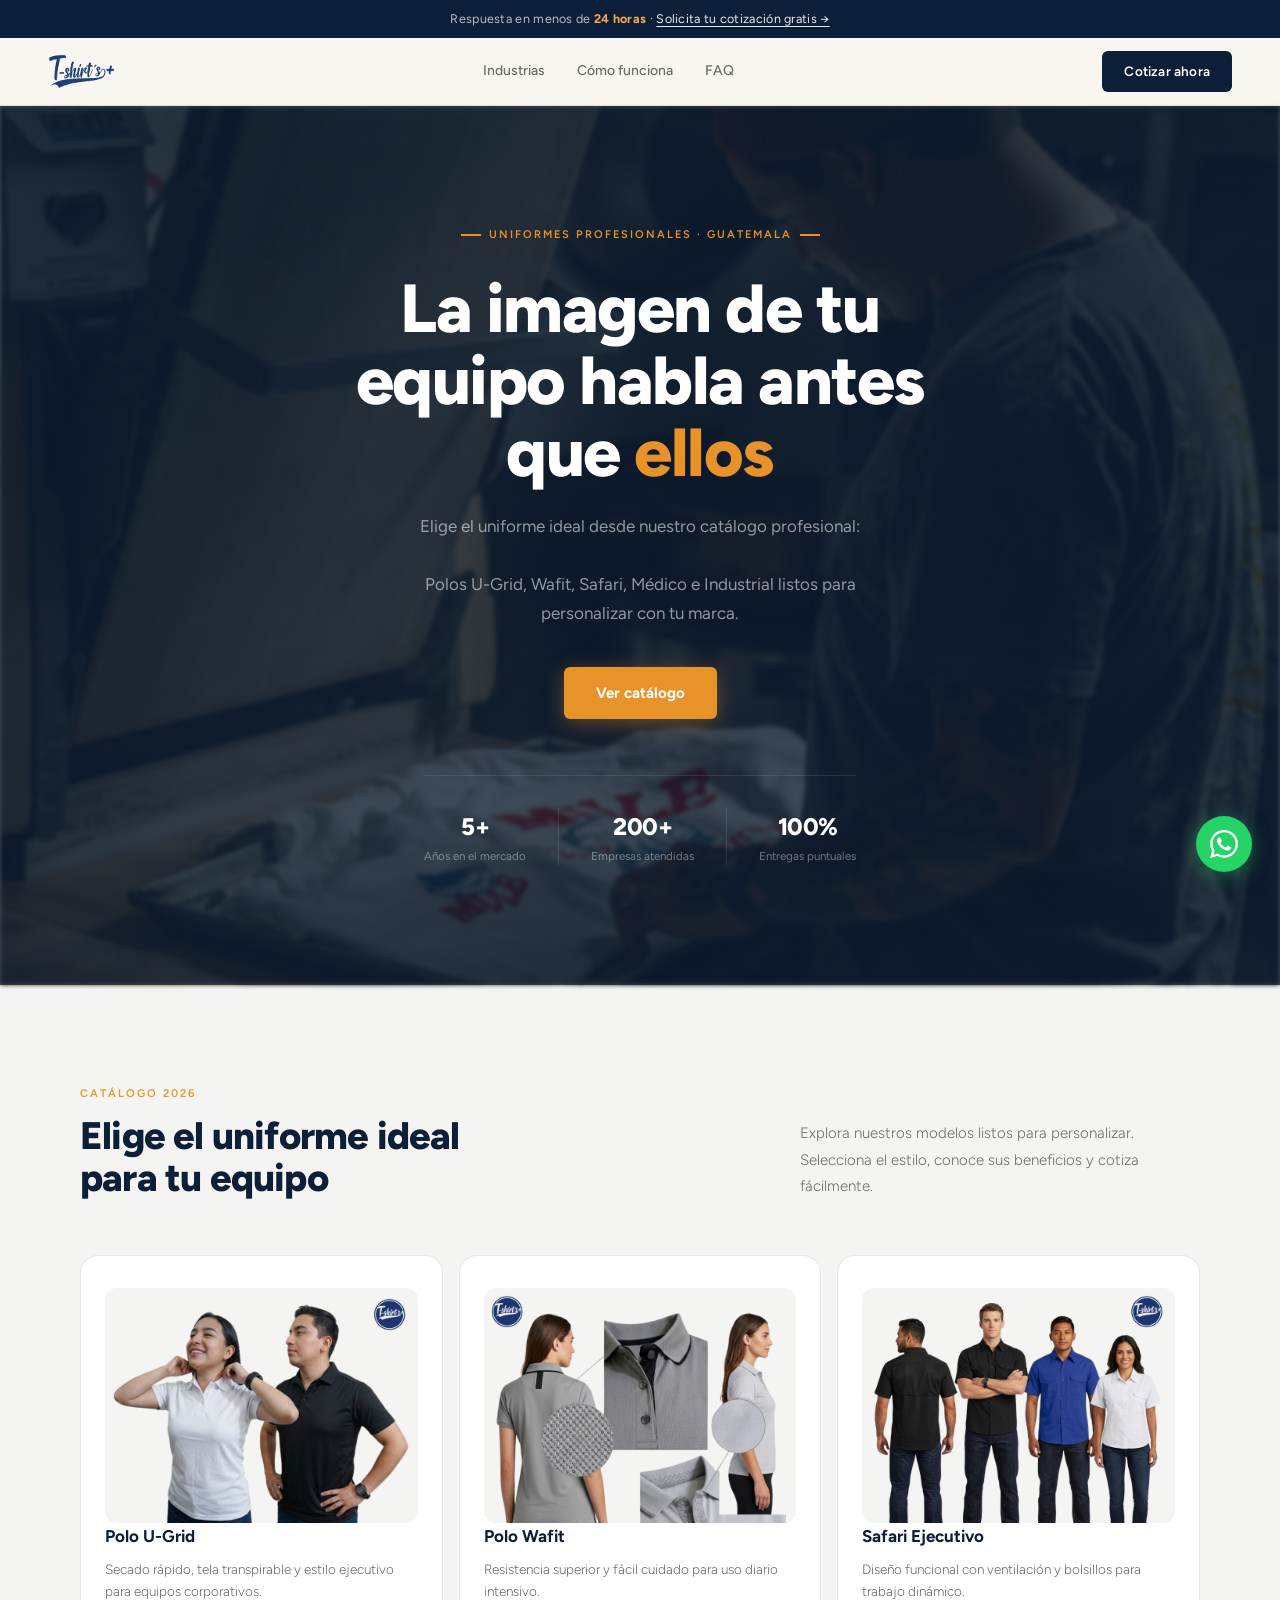
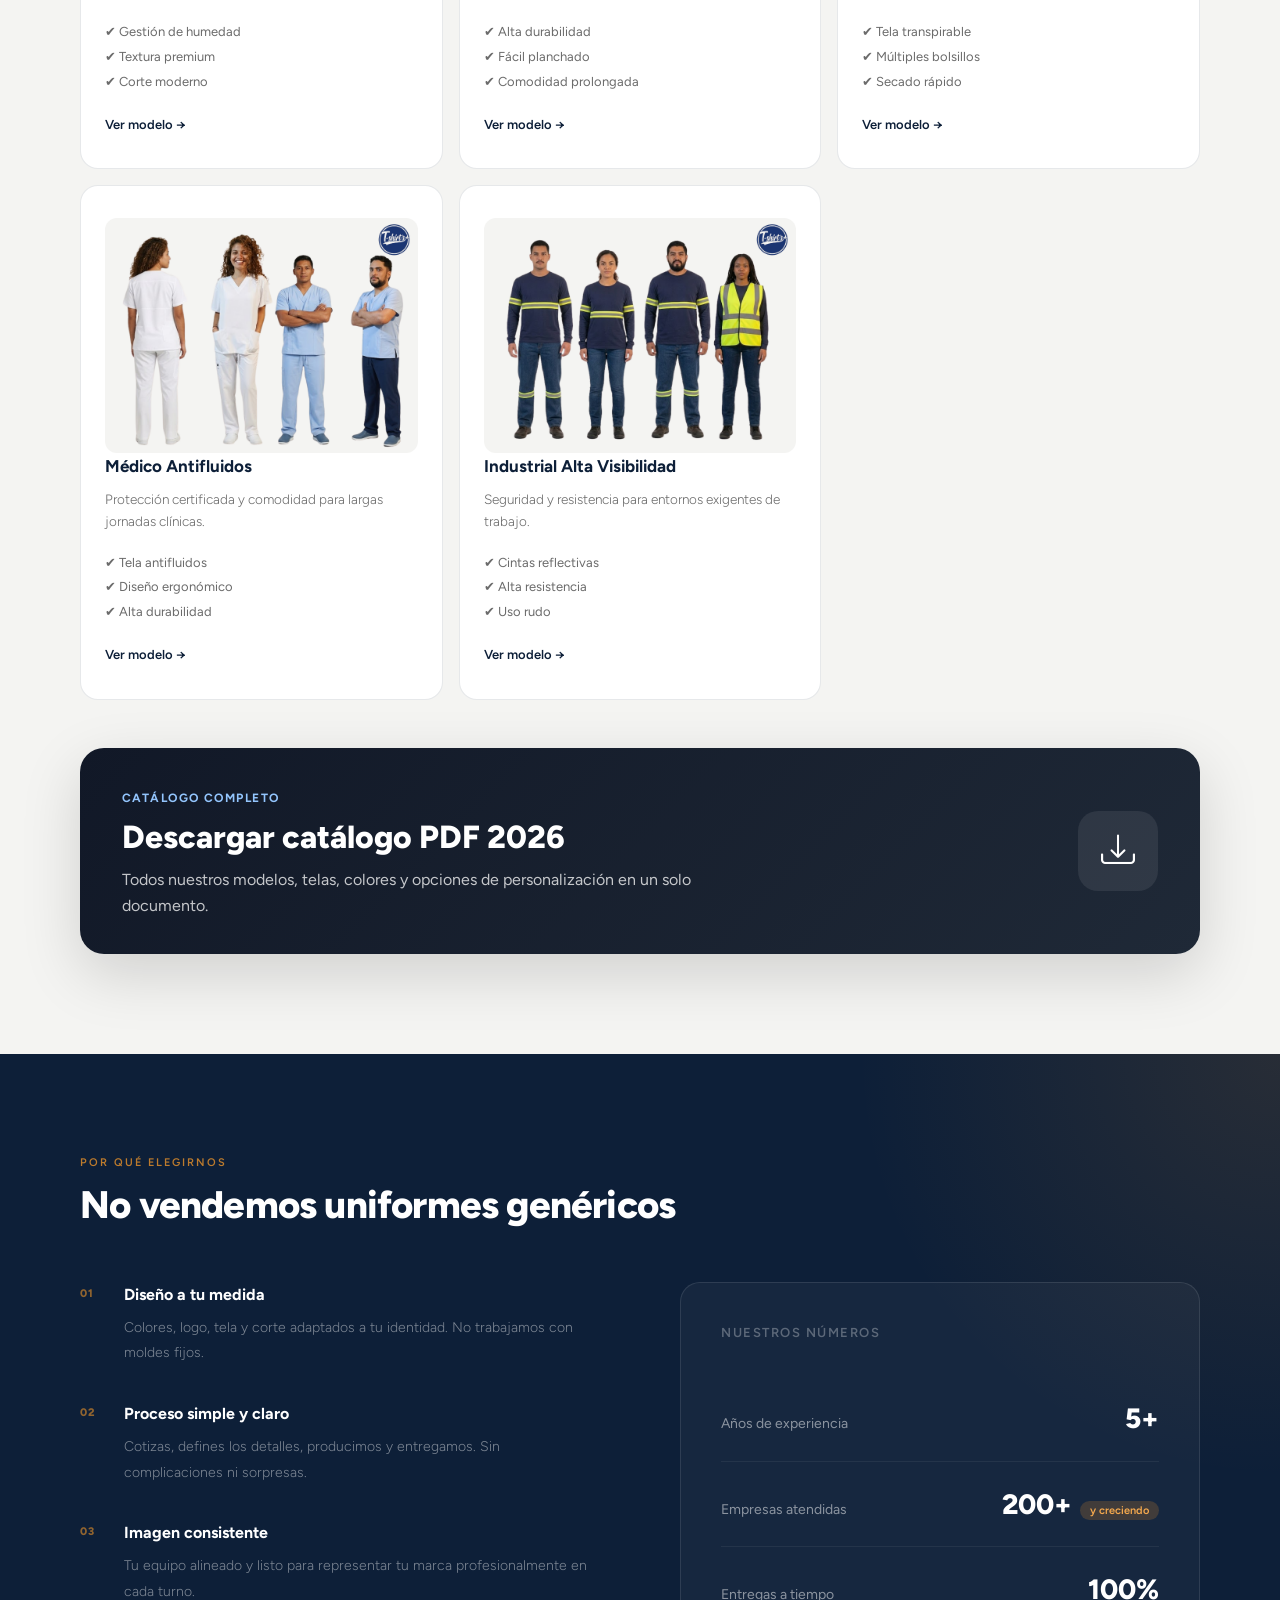
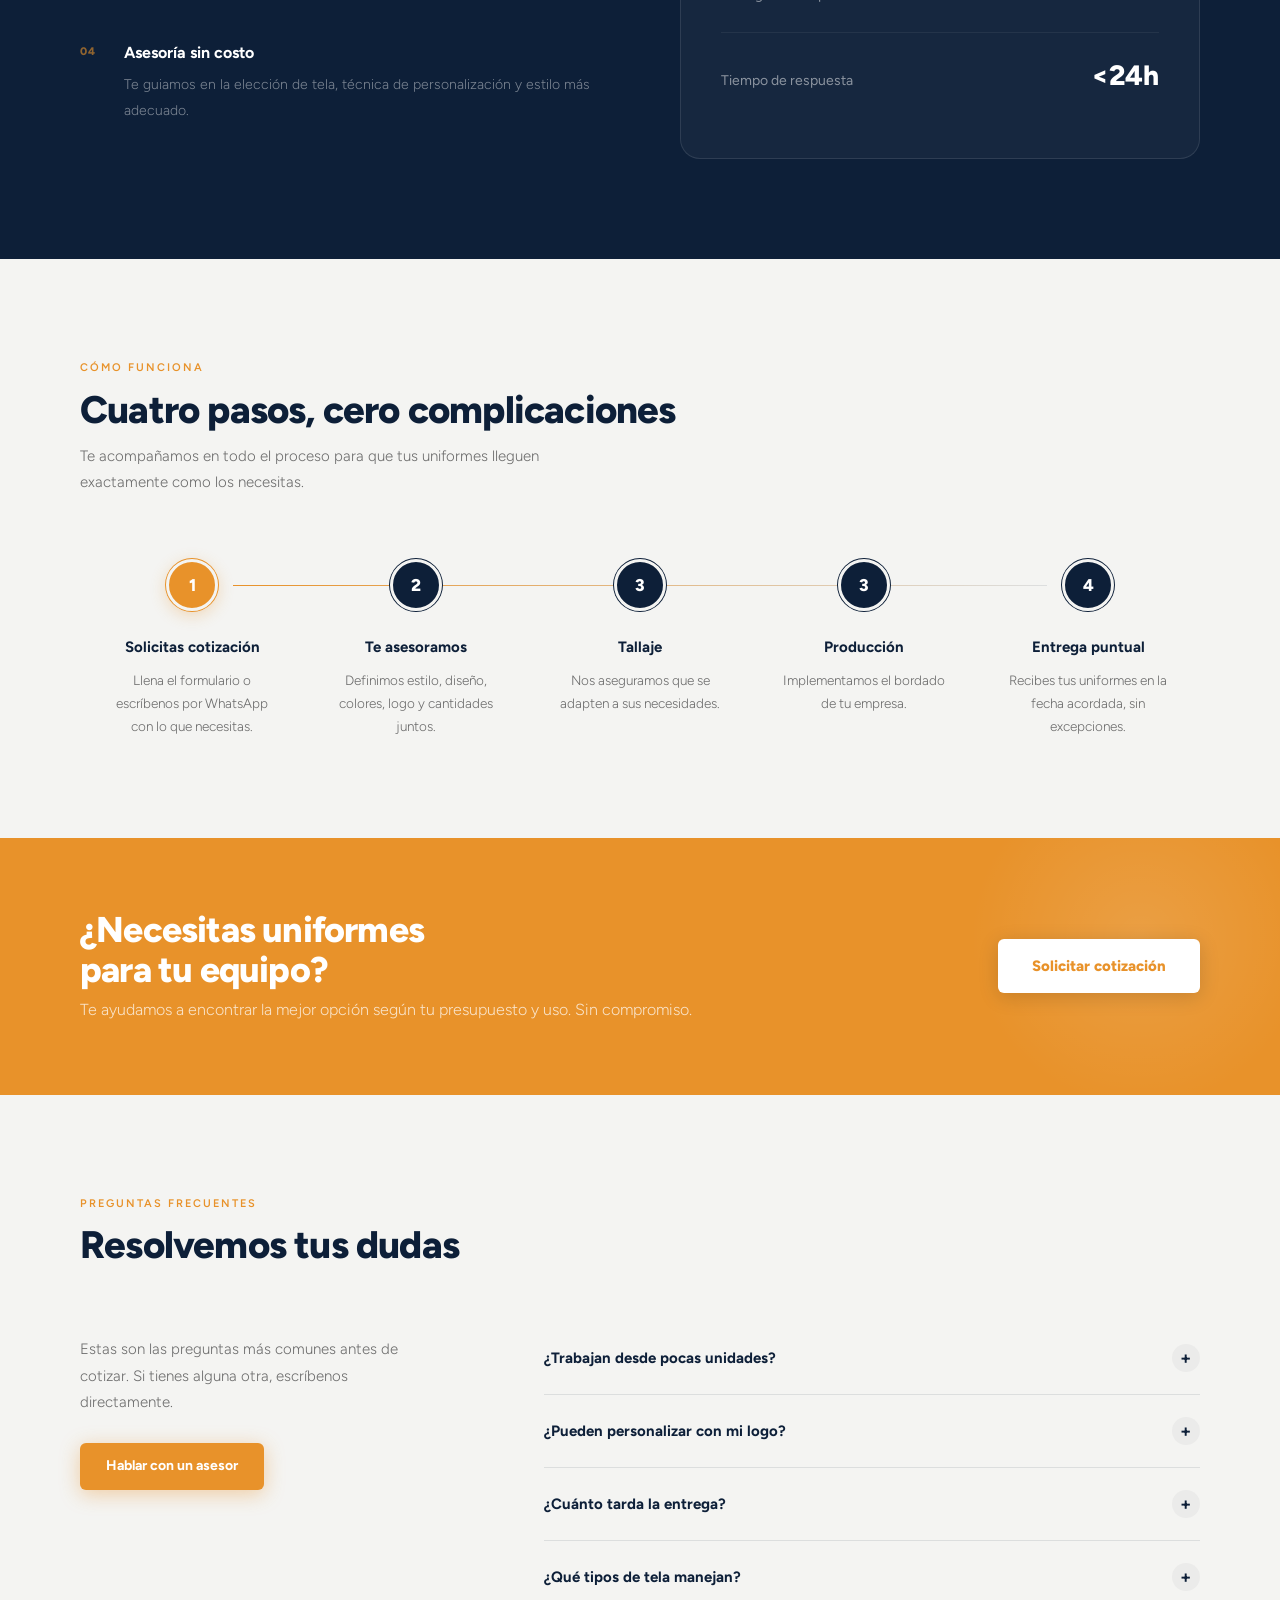
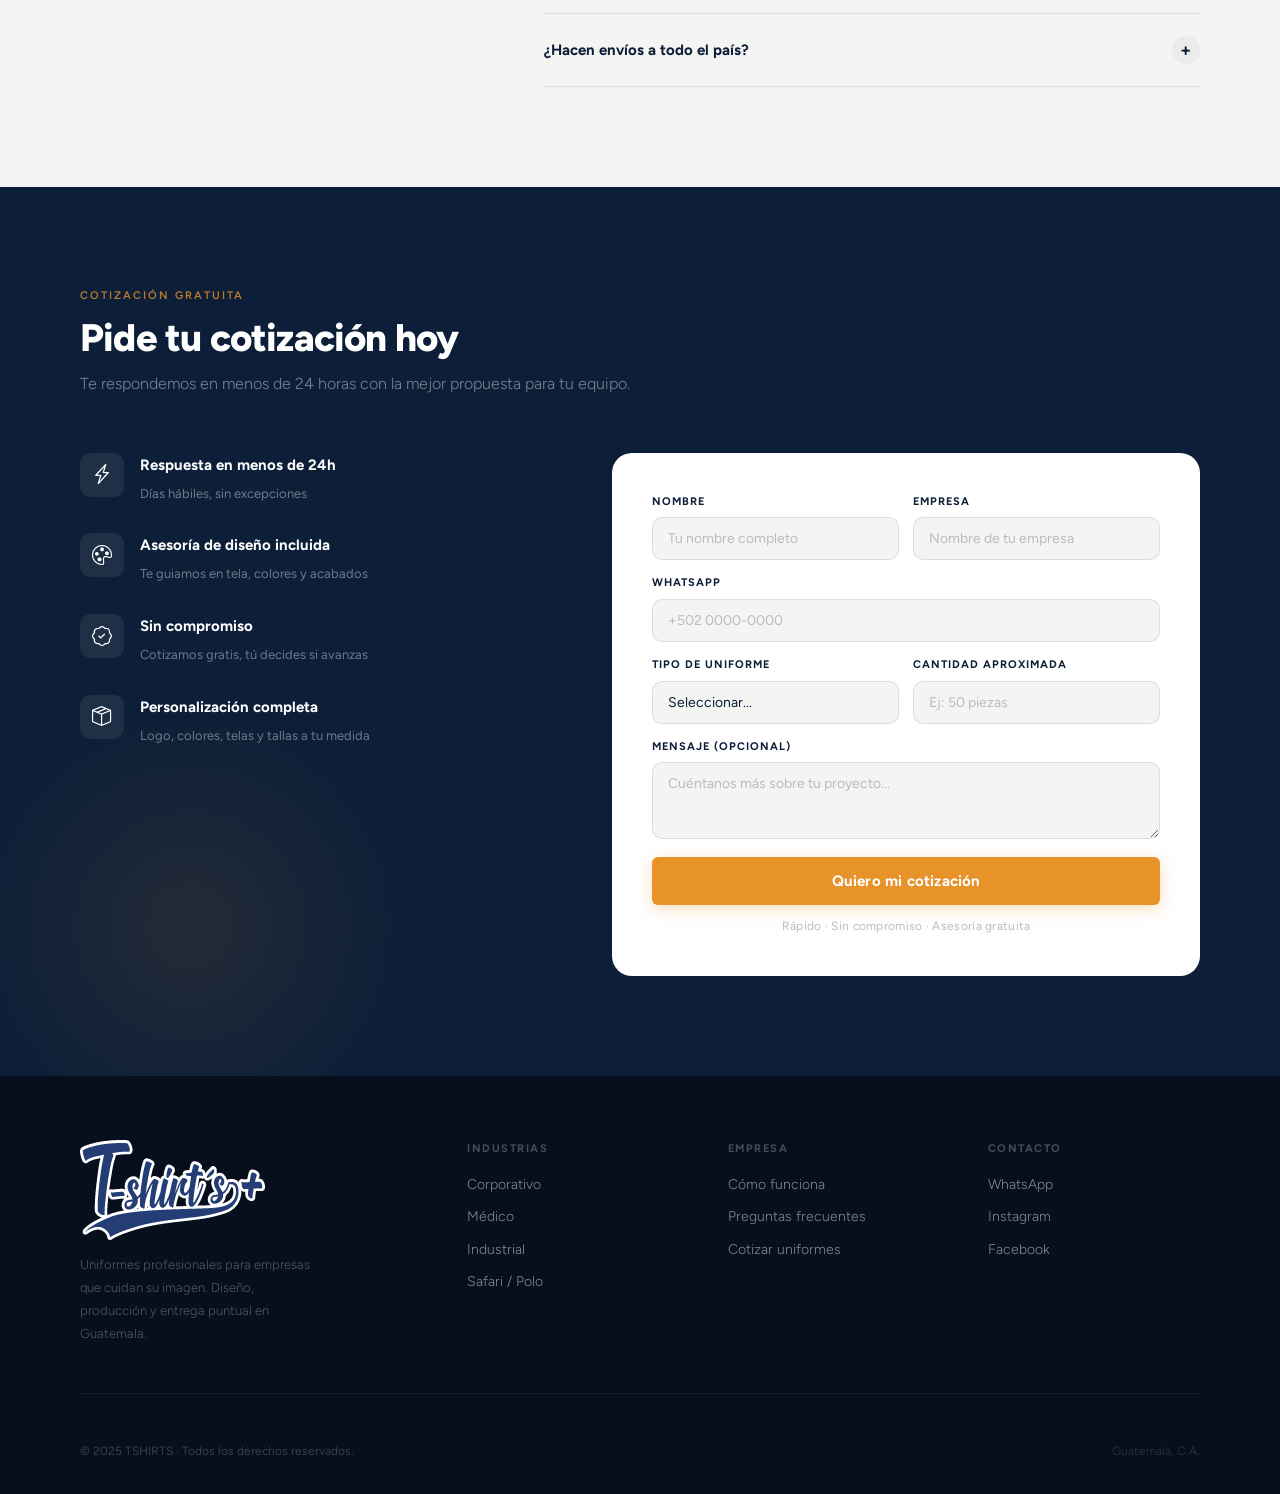
<file: index.html>
<!DOCTYPE html>
<html lang="es">
<head>
<meta charset="UTF-8">
<meta name="viewport" content="width=device-width, initial-scale=1.0">
<title>TSHIRTS — Uniformes Profesionales Guatemala</title>
<link rel="preconnect" href="https://fonts.googleapis.com">
<link href="https://fonts.googleapis.com/css2?family=Figtree:wght@300;400;500;600;700;800;900&display=swap" rel="stylesheet">
<link rel="stylesheet" href="style.css">
<link rel="stylesheet" href="https://cdn.jsdelivr.net/npm/bootstrap-icons@1.11.3/font/bootstrap-icons.min.css">
</head>
<body>

<div class="topbar">
  Respuesta en menos de <strong>24 horas</strong> · <a href="#cotizar">Solicita tu cotización gratis →</a>
</div>

<nav>
  <a class="logo" href="#">
  <img src="img/logo.png" alt="TShirts">
</a>
  <div class="nav-links">
    <a href="#catalogo">Industrias</a>
    <a href="#proceso">Cómo funciona</a>
    <a href="#faq">FAQ</a>
  </div>
  <a href="#cotizar" class="nav-cta">Cotizar ahora</a>
  <button class="nav-hamburger" id="hamburger" aria-label="Menú">
    <span></span><span></span><span></span>
  </button>
</nav>

<!-- Menú móvil -->
<div class="mobile-menu" id="mobileMenu">
  <a href="#catalogo" onclick="closeMobileMenu()">Industrias</a>
  <a href="#proceso" onclick="closeMobileMenu()">Cómo funciona</a>
  <a href="#faq" onclick="closeMobileMenu()">FAQ</a>
  <a href="#cotizar" class="mob-cta" onclick="closeMobileMenu()">Cotizar ahora</a>
</div>

<!-- HERO -->
<section class="hero">
  <div class="hero-left">
    <div class="hero-tag">Uniformes profesionales · Guatemala</div>
    <h1>La imagen de tu<br>equipo habla antes<br>que <em>ellos</em></h1>
    <p class="hero-sub">Elige el uniforme ideal desde nuestro catálogo profesional: <br> </br> Polos U-Grid, Wafit, Safari, Médico e Industrial listos para personalizar con tu marca.</p>
    <div class="hero-btns">
      <a href="#catalogo" class="btn-primary">Ver catálogo</a>
    </div>
    <div class="hero-proof">
      <div class="hero-proof-item">
        <span class="hero-proof-n">5+</span>
        <span class="hero-proof-l">Años en el mercado</span>
      </div>
      <div class="hero-proof-divider"></div>
      <div class="hero-proof-item">
        <span class="hero-proof-n">200+</span>
        <span class="hero-proof-l">Empresas atendidas</span>
      </div>
      <div class="hero-proof-divider"></div>
      <div class="hero-proof-item">
        <span class="hero-proof-n">100%</span>
        <span class="hero-proof-l">Entregas puntuales</span>
      </div>
    </div>
  </div>


  <div class="hero-right">
    <div class="hero-img-placeholder">
      <img src="img/sfondo.jpg" alt="Uniformes" style="width:100%;height:100%;object-fit:cover;display:block;">
    </div>
  </div>
</section>

<!-- TRUST
<div class="trust-bar">
  <span class="trust-label">Confían en nosotros</span>
  <div class="trust-divider"></div>
  <div class="trust-logos">
    <span class="trust-logo-item">Clínica Santa Ana</span>
    <span class="trust-logo-item">Grupo Industrial GT</span>
    <span class="trust-logo-item">Hotel Las Cumbres</span>
    <span class="trust-logo-item">Constructora Alfa</span>
    <span class="trust-logo-item">Farmacias Del Pueblo</span>
  </div>
</div>-->

<!-- INDUSTRIAS -->
<section class="ind-section" id="catalogo">
  <div class="section-header">
    <div>
      <div class="section-label">Catálogo 2026</div>
      <div class="section-title">Elige el uniforme ideal<br>para tu equipo</div>
    </div>
    <p class="section-sub">
      Explora nuestros modelos listos para personalizar. Selecciona el estilo, conoce sus beneficios y cotiza fácilmente.
    </p>
  </div>

  <div class="ind-grid">

    <!-- U-GRID -->
    <div class="ind-card">
      <div class="card-img">
        <img src="img/1.png" alt="Polo U-Grid">
      </div>
      <div class="ind-name">Polo U-Grid</div>
      <div class="ind-desc">
        Secado rápido, tela transpirable y estilo ejecutivo para equipos corporativos.
      </div>
      <ul class="card-features">
        <li>✔ Gestión de humedad</li>
        <li>✔ Textura premium</li>
        <li>✔ Corte moderno</li>
      </ul>
      <a href="polo-ugrid/" class="ind-link">Ver modelo →</a>
    </div>

    <!-- WAFIT -->
    <div class="ind-card">
      <div class="card-img">
        <img src="img/2.png" alt="Polo Wafit">
      </div>
      <div class="ind-name">Polo Wafit</div>
      <div class="ind-desc">
        Resistencia superior y fácil cuidado para uso diario intensivo.
      </div>
      <ul class="card-features">
        <li>✔ Alta durabilidad</li>
        <li>✔ Fácil planchado</li>
        <li>✔ Comodidad prolongada</li>
      </ul>
      <a href="polo-wafit/" class="ind-link">Ver modelo →</a>
    </div>

    <!-- SAFARI -->
    <div class="ind-card">
      <div class="card-img">
        <img src="img/3.png" alt="Uniforme Safari">
      </div>
      <div class="ind-name">Safari Ejecutivo</div>
      <div class="ind-desc">
        Diseño funcional con ventilación y bolsillos para trabajo dinámico.
      </div>
      <ul class="card-features">
        <li>✔ Tela transpirable</li>
        <li>✔ Múltiples bolsillos</li>
        <li>✔ Secado rápido</li>
      </ul>
      <a href="safari/" class="ind-link">Ver modelo →</a>
    </div>

    <!-- MÉDICO -->
    <div class="ind-card">
      <div class="card-img">
        <img src="img/5.png" alt="Uniforme Médico">
      </div>
      <div class="ind-name">Médico Antifluidos</div>
      <div class="ind-desc">
        Protección certificada y comodidad para largas jornadas clínicas.
      </div>
      <ul class="card-features">
        <li>✔ Tela antifluidos</li>
        <li>✔ Diseño ergonómico</li>
        <li>✔ Alta durabilidad</li>
      </ul>
      <a href="medico/" class="ind-link">Ver modelo →</a>
    </div>

    <!-- INDUSTRIAL -->
    <div class="ind-card">
      <div class="card-img">
        <img src="img/7.png" alt="Uniforme Industrial">
      </div>
      <div class="ind-name">Industrial Alta Visibilidad</div>
      <div class="ind-desc">
        Seguridad y resistencia para entornos exigentes de trabajo.
      </div>
      <ul class="card-features">
        <li>✔ Cintas reflectivas</li>
        <li>✔ Alta resistencia</li>
        <li>✔ Uso rudo</li>
      </ul>
      <a href="industrial/" class="ind-link">Ver modelo →</a>
    </div>

  </div>
  <a href="catalogo.pdf" download class="catalogo-full-btn">
  <div class="catalogo-full-content">
    <div>
      <span class="catalogo-label">CATÁLOGO COMPLETO</span>
      <h3>Descargar catálogo PDF 2026</h3>
      <p>Todos nuestros modelos, telas, colores y opciones de personalización en un solo documento.</p>
    </div>

    <div class="catalogo-icon">
      <i class="bi bi-download"></i>
    </div>
  </div>
</a>
</section>

<!-- POR QUÉ -->
<section class="why-section">
  <div class="section-label">Por qué elegirnos</div>
  <div class="section-title">No vendemos uniformes genéricos</div>
  <div class="why-grid">
    <div class="why-list">
      <div class="why-item">
        <span class="why-num">01</span>
        <div class="why-body">
          <strong>Diseño a tu medida</strong>
          <span>Colores, logo, tela y corte adaptados a tu identidad. No trabajamos con moldes fijos.</span>
        </div>
      </div>
      <div class="why-item">
        <span class="why-num">02</span>
        <div class="why-body">
          <strong>Proceso simple y claro</strong>
          <span>Cotizas, defines los detalles, producimos y entregamos. Sin complicaciones ni sorpresas.</span>
        </div>
      </div>
      <div class="why-item">
        <span class="why-num">03</span>
        <div class="why-body">
          <strong>Imagen consistente</strong>
          <span>Tu equipo alineado y listo para representar tu marca profesionalmente en cada turno.</span>
        </div>
      </div>
      <div class="why-item">
        <span class="why-num">04</span>
        <div class="why-body">
          <strong>Asesoría sin costo</strong>
          <span>Te guiamos en la elección de tela, técnica de personalización y estilo más adecuado.</span>
        </div>
      </div>
    </div>
    <div class="why-stats">
      <div class="why-stats-title">Nuestros números</div>
      <div class="why-stat">
        <span class="wlabel">Años de experiencia</span>
        <span class="wval">5+</span>
      </div>
      <div class="why-stat">
        <span class="wlabel">Empresas atendidas</span>
        <div><span class="wval">200+</span><span class="wbadge">y creciendo</span></div>
      </div>
      <div class="why-stat">
        <span class="wlabel">Entregas a tiempo</span>
        <span class="wval">100%</span>
      </div>
      <div class="why-stat">
        <span class="wlabel">Tiempo de respuesta</span>
        <span class="wval">&lt;24h</span>
      </div>
    </div>
  </div>
</section>

<!-- PROCESO -->
<section class="proceso-section" id="proceso">
  <div class="section-label">Cómo funciona</div>
  <div class="section-title">Cuatro pasos, cero complicaciones</div>
  <p class="section-sub" style="font-size:15px;color:var(--gray-text);margin-top:12px;font-weight:300;line-height:1.75;max-width:480px;">Te acompañamos en todo el proceso para que tus uniformes lleguen exactamente como los necesitas.</p>
  <div class="steps">
    <div class="step">
      <div class="step-num">1</div>
      <div class="step-title">Solicitas cotización</div>
      <div class="step-desc">Llena el formulario o escríbenos por WhatsApp con lo que necesitas.</div>
    </div>
    <div class="step">
      <div class="step-num">2</div>
      <div class="step-title">Te asesoramos</div>
      <div class="step-desc">Definimos estilo, diseño, colores, logo y cantidades juntos.</div>
    </div>
    <div class="step">
      <div class="step-num">3</div>
      <div class="step-title">Tallaje</div>
      <div class="step-desc">Nos aseguramos que se adapten a sus necesidades.</div>
    </div>
    <div class="step">
      <div class="step-num">3</div>
      <div class="step-title">Producción</div>
      <div class="step-desc">Implementamos el bordado de tu empresa.</div>
    </div>
    <div class="step">
      <div class="step-num">4</div>
      <div class="step-title">Entrega puntual</div>
      <div class="step-desc">Recibes tus uniformes en la fecha acordada, sin excepciones.</div>
    </div>
  </div>
</section>

<!-- MID CTA -->
<div class="mid-cta">
  <div class="mid-cta-text">
    <h2>¿Necesitas uniformes<br>para tu equipo?</h2>
    <p>Te ayudamos a encontrar la mejor opción según tu presupuesto y uso. Sin compromiso.</p>
  </div>
  <a href="#cotizar" class="btn-white">Solicitar cotización</a>
</div>

<!-- FAQ -->
<section class="faq-section" id="faq">
  <div class="section-label">Preguntas frecuentes</div>
  <div class="section-title">Resolvemos tus dudas</div>
  <div class="faq-layout">
    <div>
      <p class="faq-intro-sub">Estas son las preguntas más comunes antes de cotizar. Si tienes alguna otra, escríbenos directamente.</p>
      <a href="#cotizar" class="btn-primary" style="font-size:14px;padding:12px 26px;">Hablar con un asesor</a>
    </div>
    <div class="faq-list">
      <div class="fq">
        <div class="fq-q" onclick="toggleFQ(this)"><span>¿Trabajan desde pocas unidades?</span><span class="fq-icon">+</span></div>
        <div class="fq-a">Sí, trabajamos pedidos de distintos tamaños. Cuéntanos tu cantidad aproximada y te asesoramos sobre las mejores opciones para tu presupuesto.</div>
      </div>
      <div class="fq">
        <div class="fq-q" onclick="toggleFQ(this)"><span>¿Pueden personalizar con mi logo?</span><span class="fq-icon">+</span></div>
        <div class="fq-a">Por supuesto. Ofrecemos bordado, serigrafía y sublimación según el tipo de uniforme y tela. Te recomendamos la mejor técnica para tu diseño específico.</div>
      </div>
      <div class="fq">
        <div class="fq-q" onclick="toggleFQ(this)"><span>¿Cuánto tarda la entrega?</span><span class="fq-icon">+</span></div>
        <div class="fq-a">El tiempo varía según el pedido. En tu cotización te damos una fecha exacta de entrega que cumplimos al pie de la letra.</div>
      </div>
      <div class="fq">
        <div class="fq-q" onclick="toggleFQ(this)"><span>¿Qué tipos de tela manejan?</span><span class="fq-icon">+</span></div>
        <div class="fq-a">Trabajamos con algodón, poliéster, mezclas técnicas e industriales. La elección depende del uso, clima y nivel de exigencia que necesites.</div>
      </div>
      <div class="fq">
        <div class="fq-q" onclick="toggleFQ(this)"><span>¿Hacen envíos a todo el país?</span><span class="fq-icon">+</span></div>
        <div class="fq-a">Sí, realizamos envíos. Consulta disponibilidad para tu ubicación al momento de cotizar y te confirmamos opciones y costos.</div>
      </div>
    </div>
  </div>
</section>

<!-- FORM -->
<section class="form-section" id="cotizar">
  <div class="section-label">Cotización gratuita</div>
  <div class="section-title">Pide tu cotización hoy</div>
  <p class="section-sub-hero">Te respondemos en menos de 24 horas con la mejor propuesta para tu equipo.</p>
  <div class="form-layout">
    <div class="form-info">
      <div class="form-info-item">
        <div class="form-info-icon"><i class="bi bi-lightning-charge"></i></div>
        <div class="form-info-text">
          <strong>Respuesta en menos de 24h</strong>
          <span>Días hábiles, sin excepciones</span>
        </div>
      </div>
      <div class="form-info-item">
        <div class="form-info-icon"><i class="bi bi-palette"></i></div>
        <div class="form-info-text">
          <strong>Asesoría de diseño incluida</strong>
          <span>Te guiamos en tela, colores y acabados</span>
        </div>
      </div>
      <div class="form-info-item">
        <div class="form-info-icon"><i class="bi bi-patch-check"></i></div>
        <div class="form-info-text">
          <strong>Sin compromiso</strong>
          <span>Cotizamos gratis, tú decides si avanzas</span>
        </div>
      </div>
      <div class="form-info-item">
        <div class="form-info-icon"><i class="bi bi-box-seam"></i></div>
        <div class="form-info-text">
          <strong>Personalización completa</strong>
          <span>Logo, colores, telas y tallas a tu medida</span>
        </div>
      </div>
    </div>
<form action="https://formsubmit.co/c20bba755dfee04db54af5c5d51a082b" method="POST">

  <!-- Opciones ocultas -->
  <input type="hidden" name="_captcha" value="false">
  <input type="hidden" name="_subject" value="Nueva cotización desde la web">
  <input type="hidden" name="_template" value="table">

  <div class="form-box">

    <div class="form-row">
      <div class="field">
        <label>Nombre</label>
        <input type="text" name="nombre" placeholder="Tu nombre completo" required>
      </div>

      <div class="field">
        <label>Empresa</label>
        <input type="text" name="empresa" placeholder="Nombre de tu empresa">
      </div>
    </div>

    <div class="field">
      <label>WhatsApp</label>
      <input type="tel" name="whatsapp" placeholder="+502 0000-0000" required>
    </div>

    <div class="form-row">
      <div class="field">
        <label>Tipo de uniforme</label>
        <select name="tipo_uniforme" required>
          <option value="">Seleccionar...</option>
          <option>Corporativo</option>
          <option>Médico / Clínica</option>
          <option>Industrial</option>
          <option>Safari / Polo</option>
          <option>Otro</option>
        </select>
      </div>

      <div class="field">
        <label>Cantidad aproximada</label>
        <input type="number" name="cantidad" placeholder="Ej: 50 piezas">
      </div>
    </div>

    <div class="field">
      <label>Mensaje (opcional)</label>
      <textarea name="mensaje" rows="3" placeholder="Cuéntanos más sobre tu proyecto..."></textarea>
    </div>
    <input type="hidden" name="_next" value="https://tshirts.com.gt/gracias">
    <button type="submit" class="form-btn">
      Quiero mi cotización
    </button>

    <p class="form-micro">
      Rápido · Sin compromiso · Asesoría gratuita
    </p>

  </div>
</form>
  </div>
</section>

<!-- FOOTER -->
<footer>
  <div class="footer-grid">
    <div>
      <div class="footer-logo">  <img src="img/logo.png" alt="TShirts"></div>
      <p class="footer-desc">Uniformes profesionales para empresas que cuidan su imagen. Diseño, producción y entrega puntual en Guatemala.</p>
    </div>
    <div class="footer-col">
      <h4>Industrias</h4>
      <a href="#catalogo">Corporativo</a>
      <a href="#catalogo">Médico</a>
      <a href="#catalogo">Industrial</a>
      <a href="#catalogo">Safari / Polo</a>
    </div>
    <div class="footer-col">
      <h4>Empresa</h4>
      <a href="#proceso">Cómo funciona</a>
      <a href="#faq">Preguntas frecuentes</a>
      <a href="#cotizar">Cotizar uniformes</a>
    </div>
    <div class="footer-col">
      <h4>Contacto</h4>
      <a href="#">WhatsApp</a>
      <a href="#">Instagram</a>
      <a href="#">Facebook</a>
    </div>
  </div>
  <div class="footer-bottom">
    <span>© 2025 TSHIRTS · Todos los derechos reservados.</span>
    <span style="color:rgba(255,255,255,0.12);">Guatemala, C.A.</span>
  </div>
</footer>

<a href="https://wa.me/50241843783" class="wa">
  <svg viewBox="0 0 24 24"><path d="M17.472 14.382c-.297-.149-1.758-.867-2.03-.967-.273-.099-.471-.148-.67.15-.197.297-.767.966-.94 1.164-.173.199-.347.223-.644.075-.297-.15-1.255-.463-2.39-1.475-.883-.788-1.48-1.761-1.653-2.059-.173-.297-.018-.458.13-.606.134-.133.298-.347.446-.52.149-.174.198-.298.298-.497.099-.198.05-.371-.025-.52-.075-.149-.669-1.612-.916-2.207-.242-.579-.487-.5-.669-.51-.173-.008-.371-.01-.57-.01-.198 0-.52.074-.792.372-.272.297-1.04 1.016-1.04 2.479 0 1.462 1.065 2.875 1.213 3.074.149.198 2.096 3.2 5.077 4.487.709.306 1.262.489 1.694.625.712.227 1.36.195 1.871.118.571-.085 1.758-.719 2.006-1.413.248-.694.248-1.289.173-1.413-.074-.124-.272-.198-.57-.347m-5.421 7.403h-.004a9.87 9.87 0 01-5.031-1.378l-.361-.214-3.741.982.998-3.648-.235-.374a9.86 9.86 0 01-1.51-5.26c.001-5.45 4.436-9.884 9.888-9.884 2.64 0 5.122 1.03 6.988 2.898a9.825 9.825 0 012.893 6.994c-.003 5.45-4.437 9.884-9.885 9.884m8.413-18.297A11.815 11.815 0 0012.05 0C5.495 0 .16 5.335.157 11.892c0 2.096.547 4.142 1.588 5.945L.057 24l6.305-1.654a11.882 11.882 0 005.683 1.448h.005c6.554 0 11.89-5.335 11.893-11.893a11.821 11.821 0 00-3.48-8.413z"/></svg>
</a>

<script>
// Hamburger menu
const hamburger = document.getElementById('hamburger');
const mobileMenu = document.getElementById('mobileMenu');
hamburger.addEventListener('click', () => {
  hamburger.classList.toggle('open');
  mobileMenu.classList.toggle('open');
  document.body.style.overflow = mobileMenu.classList.contains('open') ? 'hidden' : '';
});
function closeMobileMenu() {
  hamburger.classList.remove('open');
  mobileMenu.classList.remove('open');
  document.body.style.overflow = '';
}

// FAQ accordion
function toggleFQ(btn) {
  const fq = btn.closest('.fq');
  const a = btn.nextElementSibling;
  const icon = btn.querySelector('.fq-icon');
  const open = a.classList.contains('open');
  document.querySelectorAll('.fq-a').forEach(x => x.classList.remove('open'));
  document.querySelectorAll('.fq-icon').forEach(x => x.textContent = '+');
  document.querySelectorAll('.fq').forEach(x => x.classList.remove('open'));
  if (!open) {
    a.classList.add('open');
    icon.textContent = '−';
    fq.classList.add('open');
  }
}

// Form submit
function handleSubmit(btn) {
  const orig = btn.innerHTML;
  btn.innerHTML = '<i class="bi bi-check-lg"></i> ¡Cotización enviada!';
  btn.style.background = '#2a7a55';
  btn.style.boxShadow = '0 4px 20px rgba(42,122,85,0.35)';
  setTimeout(() => {
    btn.innerHTML = orig;
    btn.style.background = '';
    btn.style.boxShadow = '';
  }, 3500);
}
</script>
</body>
</html>
</file>
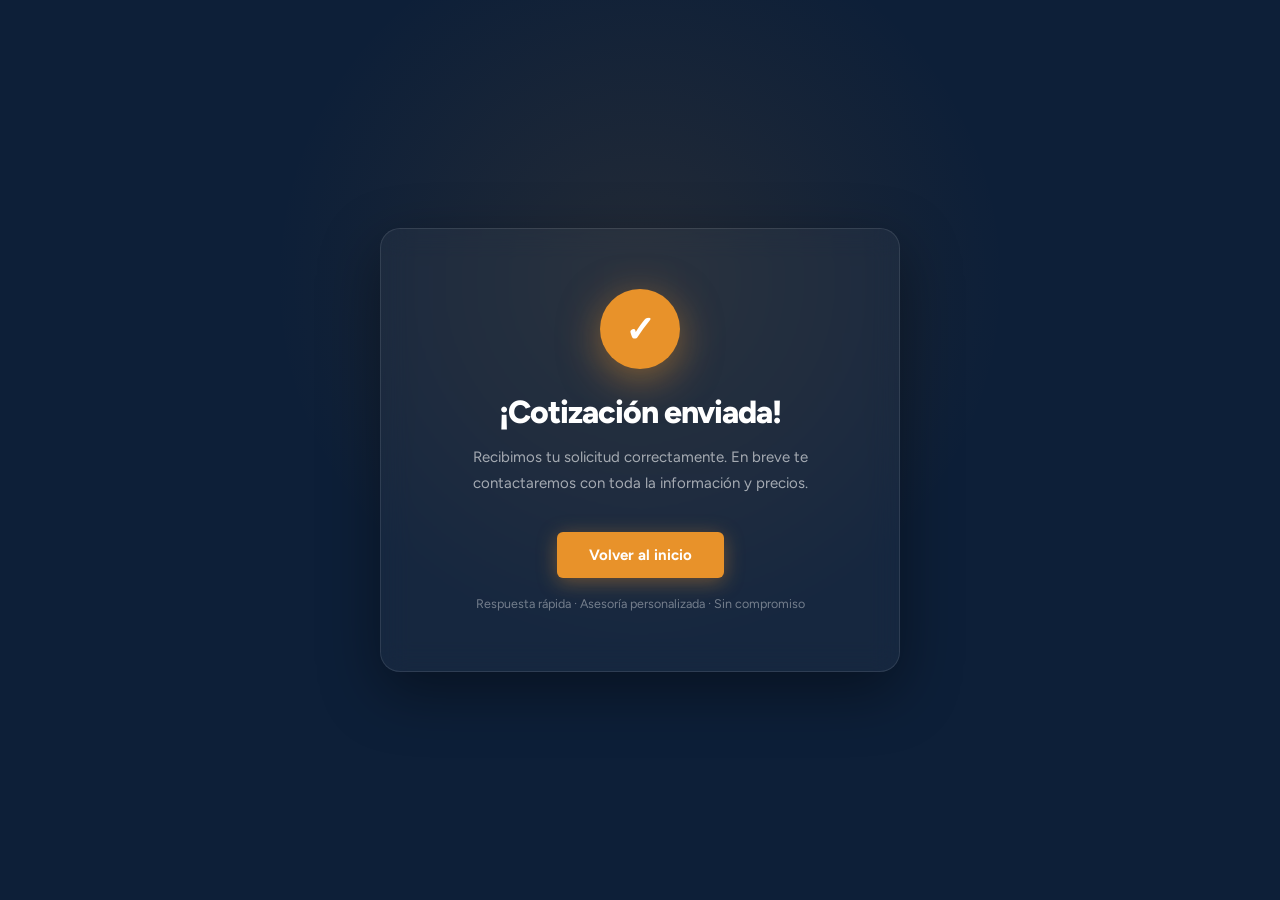
<file: gracias/index.html>
<!DOCTYPE html>
<html lang="en">
<head>
    <meta charset="UTF-8">
    <meta name="viewport" content="width=device-width, initial-scale=1.0">
    <title>Gracias</title>
</head>
<body>
    <!DOCTYPE html>

<html lang="es">
<head>
  <meta charset="UTF-8">
  <title>Gracias | Cotización enviada</title>
  <meta name="viewport" content="width=device-width, initial-scale=1.0">

  <link href="https://fonts.googleapis.com/css2?family=Figtree:wght@400;600;800&display=swap" rel="stylesheet">

  <style>
    :root {
      --navy: #0d1f38;
      --navy-mid: #1a3356;
      --amber: #e8922a;
      --amber-light: #f5a94e;
      --cream: #f4f4f2;
      --gray-text: #6b6b6b;
      --border: rgba(13,31,56,0.1);
      --font-head: 'Figtree', sans-serif;
      --font-body: 'Figtree', sans-serif;
    }

    * {
      box-sizing: border-box;
      margin: 0;
      padding: 0;
    }

    body {
      font-family: var(--font-body);
      background: var(--navy);
      color: #fff;
      min-height: 100vh;
      display: flex;
      align-items: center;
      justify-content: center;
      padding: 40px 20px;
      position: relative;
      overflow: hidden;
    }

    /* Glow igual a tu hero */
    body::before {
      content: '';
      position: absolute;
      top: -120px;
      left: 50%;
      transform: translateX(-50%);
      width: 800px;
      height: 800px;
      background: radial-gradient(circle, rgba(232,146,42,0.10) 0%, transparent 65%);
    }

    .card {
      background: rgba(255,255,255,0.04);
      border: 1px solid rgba(255,255,255,0.1);
      border-radius: 20px;
      padding: 60px 48px;
      max-width: 520px;
      width: 100%;
      text-align: center;
      backdrop-filter: blur(14px);
      box-shadow: 0 20px 60px rgba(0,0,0,0.4);
      position: relative;
      z-index: 1;
      animation: fadeUp 0.6s ease;
    }

    .icon {
      width: 80px;
      height: 80px;
      border-radius: 50%;
      background: var(--amber);
      display: flex;
      align-items: center;
      justify-content: center;
      font-size: 36px;
      font-weight: 800;
      margin: 0 auto 24px;
      box-shadow: 0 10px 40px rgba(232,146,42,0.5);
    }

    h1 {
      font-family: var(--font-head);
      font-size: 32px;
      font-weight: 800;
      letter-spacing: -1px;
      margin-bottom: 14px;
    }

    p {
      font-size: 15px;
      color: rgba(255,255,255,0.6);
      line-height: 1.7;
      margin-bottom: 36px;
    }

    .btn {
      display: inline-block;
      background: var(--amber);
      color: #fff;
      font-weight: 700;
      font-size: 15px;
      padding: 14px 32px;
      border-radius: 6px;
      text-decoration: none;
      transition: 0.2s;
      box-shadow: 0 4px 20px rgba(232,146,42,0.4);
    }

    .btn:hover {
      background: #d47e1e;
      transform: translateY(-1px);
      box-shadow: 0 8px 28px rgba(232,146,42,0.5);
    }

    .micro {
      margin-top: 18px;
      font-size: 12.5px;
      color: rgba(255,255,255,0.4);
    }

    @keyframes fadeUp {
      from {
        opacity: 0;
        transform: translateY(24px);
      }
      to {
        opacity: 1;
        transform: translateY(0);
      }
    }

    @media (max-width: 480px) {
      .card {
        padding: 40px 24px;
      }

      h1 {
        font-size: 26px;
      }

      p {
        font-size: 14px;
      }
    }
  </style>

</head>

<body>

  <div class="card">
<div class="icon">✓</div>

<h1>¡Cotización enviada!</h1>

<p>
  Recibimos tu solicitud correctamente.  
  En breve te contactaremos con toda la información y precios.
</p>

<a href="/" class="btn">Volver al inicio</a>


<div class="micro">
  Respuesta rápida · Asesoría personalizada · Sin compromiso
</div>

  </div>

</body>
</html>

</body>
</html>
</file>
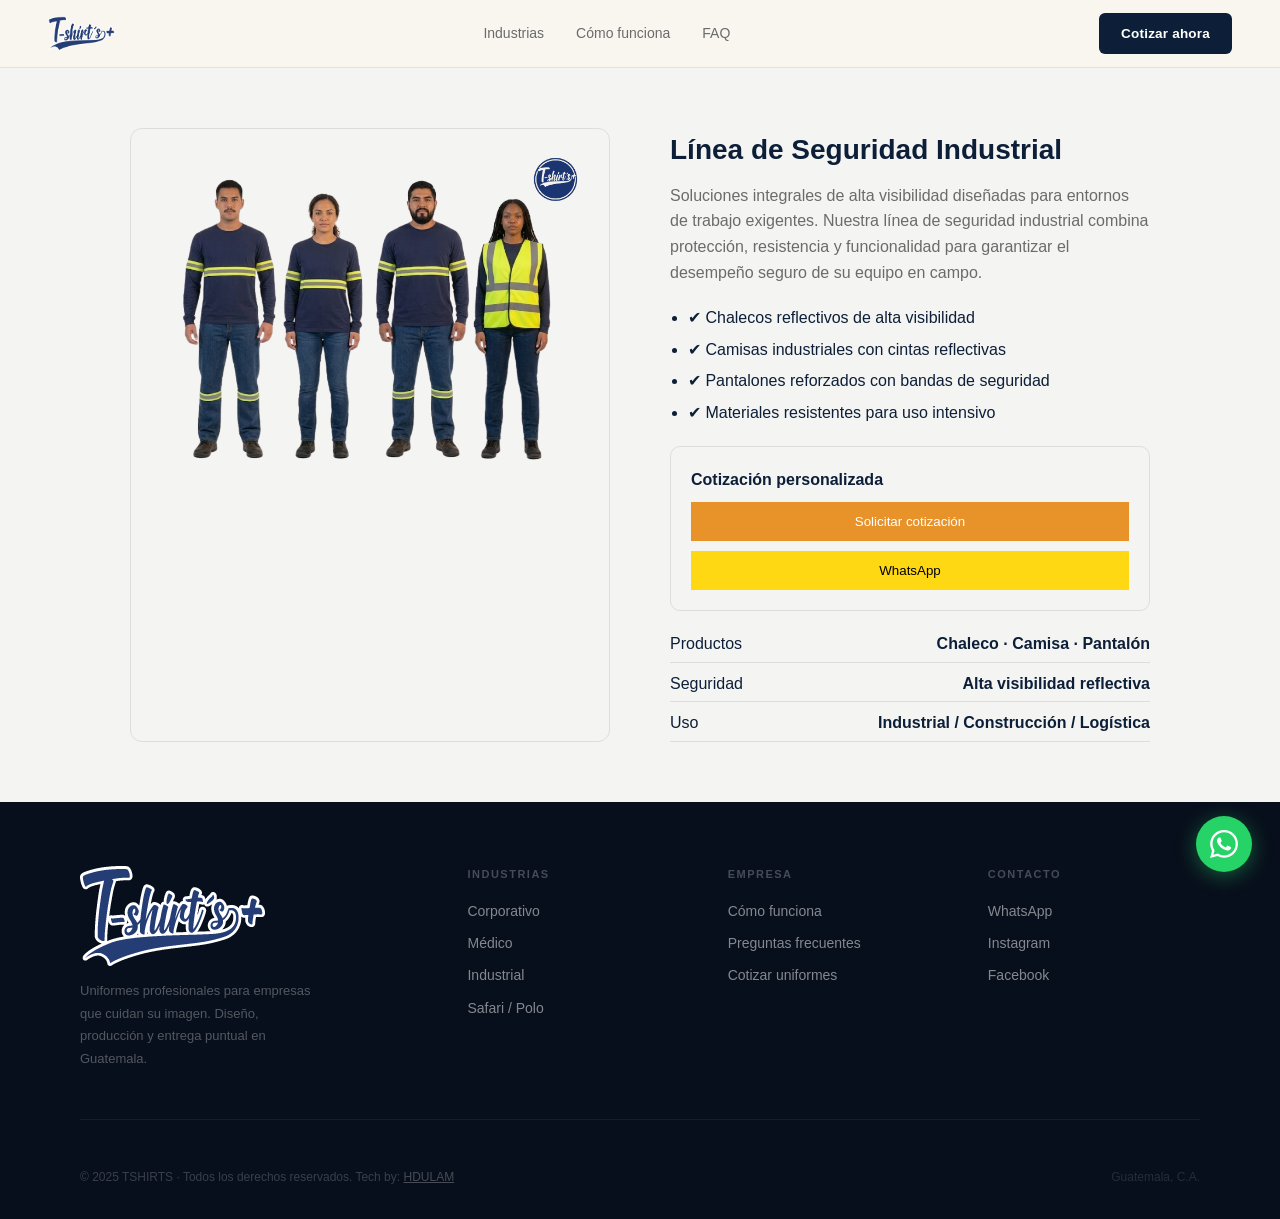
<file: industrial/index.html>
<!DOCTYPE html>
<html lang="es">
<head>
  <meta charset="UTF-8">
  <meta name="viewport" content="width=device-width, initial-scale=1.0">
  <title>Producto — TShirts Guatemala</title>

  <link rel="stylesheet" href="../prodotto.css">
  <link rel="stylesheet" href="../style.css">
</head>

<body>


<nav>
  <a class="logo" href="#">
  <img src="../img/logo.png" alt="TShirts">
</a>
  <div class="nav-links">
    <a href="../index.html#catalogo">Industrias</a>
    <a href="../index.html#proceso">Cómo funciona</a>
    <a href="../index.html#faq">FAQ</a>
  </div>
  <a href="#cotizar" class="nav-cta">Cotizar ahora</a>
  <button class="nav-hamburger" id="hamburger" aria-label="Menú">
    <span></span><span></span><span></span>
  </button>
</nav>

<!-- Menú móvil -->
<div class="mobile-menu" id="mobileMenu">
  <a href="../index.html#catalogo" onclick="closeMobileMenu()">Industrias</a>
  <a href="../index.html#proceso" onclick="closeMobileMenu()">Cómo funciona</a>
  <a href="../index.html#faq" onclick="closeMobileMenu()">FAQ</a>
  <a href="../index.html#cotizar" class="mob-cta" onclick="closeMobileMenu()">Cotizar ahora</a>
</div>


<section class="product">

  <div class="product-img">
    <img src="../img/7.png" alt="">
  </div>

  <div class="product-info">

    <h1>Línea de Seguridad Industrial</h1>

    <p class="product-desc">
      Soluciones integrales de alta visibilidad diseñadas para entornos de trabajo exigentes. 
      Nuestra línea de seguridad industrial combina protección, resistencia y funcionalidad 
      para garantizar el desempeño seguro de su equipo en campo.
    </p>

    <ul class="bullets">
      <li>✔ Chalecos reflectivos de alta visibilidad</li>
      <li>✔ Camisas industriales con cintas reflectivas</li>
      <li>✔ Pantalones reforzados con bandas de seguridad</li>
      <li>✔ Materiales resistentes para uso intensivo</li>
    </ul>

    <div class="buy-box">
      <div class="price">Cotización personalizada</div>

    <a href="../index.html#cotizar"><button class="btn-buy">Solicitar cotización</button></a>

      <a href="https://wa.me/50250173186"><button class="btn-cart">WhatsApp</button></a>
    </div>

    <div class="specs-inline">

      <div class="spec-item">
        <span>Productos</span>
        <strong>Chaleco · Camisa · Pantalón</strong>
      </div>

      <div class="spec-item">
        <span>Seguridad</span>
        <strong>Alta visibilidad reflectiva</strong>
      </div>

      <div class="spec-item">
        <span>Uso</span>
        <strong>Industrial / Construcción / Logística</strong>
      </div>

    </div>

  </div>

</section>



<!-- FOOTER -->
<footer>
  <div class="footer-grid">
    <div>
      <div class="footer-logo">  <img src="../img/logo.png" alt="TShirts"></div>
      <p class="footer-desc">Uniformes profesionales para empresas que cuidan su imagen. Diseño, producción y entrega puntual en Guatemala.</p>
    </div>
    <div class="footer-col">
      <h4>Industrias</h4>
      <a href="../index.html#catalogo">Corporativo</a>
      <a href="../index.html#catalogo">Médico</a>
      <a href="../index.html#catalogo">Industrial</a>
      <a href="../index.html#catalogo">Safari / Polo</a>
    </div>
    <div class="footer-col">
      <h4>Empresa</h4>
      <a href="../index.html#proceso">Cómo funciona</a>
      <a href="../index.html#faq">Preguntas frecuentes</a>
      <a href="../index.html#catalogo#cotizar">Cotizar uniformes</a>
    </div>
    <div class="footer-col">
      <h4>Contacto</h4>
      <a href="#">WhatsApp</a>
      <a href="#">Instagram</a>
      <a href="#">Facebook</a>
    </div>
  </div>
  <div class="footer-bottom">
    <span>© 2025 TSHIRTS · Todos los derechos reservados. Tech by: <a id="reff" href="https://hdulam.com">HDULAM</a></span>
    <span style="color:rgba(255,255,255,0.12);">Guatemala, C.A.</span>
  </div>
</footer>

<a href="https://wa.me/50241843783" class="wa">
  <svg viewBox="0 0 24 24"><path d="M17.472 14.382c-.297-.149-1.758-.867-2.03-.967-.273-.099-.471-.148-.67.15-.197.297-.767.966-.94 1.164-.173.199-.347.223-.644.075-.297-.15-1.255-.463-2.39-1.475-.883-.788-1.48-1.761-1.653-2.059-.173-.297-.018-.458.13-.606.134-.133.298-.347.446-.52.149-.174.198-.298.298-.497.099-.198.05-.371-.025-.52-.075-.149-.669-1.612-.916-2.207-.242-.579-.487-.5-.669-.51-.173-.008-.371-.01-.57-.01-.198 0-.52.074-.792.372-.272.297-1.04 1.016-1.04 2.479 0 1.462 1.065 2.875 1.213 3.074.149.198 2.096 3.2 5.077 4.487.709.306 1.262.489 1.694.625.712.227 1.36.195 1.871.118.571-.085 1.758-.719 2.006-1.413.248-.694.248-1.289.173-1.413-.074-.124-.272-.198-.57-.347m-5.421 7.403h-.004a9.87 9.87 0 01-5.031-1.378l-.361-.214-3.741.982.998-3.648-.235-.374a9.86 9.86 0 01-1.51-5.26c.001-5.45 4.436-9.884 9.888-9.884 2.64 0 5.122 1.03 6.988 2.898a9.825 9.825 0 012.893 6.994c-.003 5.45-4.437 9.884-9.885 9.884m8.413-18.297A11.815 11.815 0 0012.05 0C5.495 0 .16 5.335.157 11.892c0 2.096.547 4.142 1.588 5.945L.057 24l6.305-1.654a11.882 11.882 0 005.683 1.448h.005c6.554 0 11.89-5.335 11.893-11.893a11.821 11.821 0 00-3.48-8.413z"/></svg>
</a>

<script>
// Hamburger menu
const hamburger = document.getElementById('hamburger');
const mobileMenu = document.getElementById('mobileMenu');
hamburger.addEventListener('click', () => {
  hamburger.classList.toggle('open');
  mobileMenu.classList.toggle('open');
  document.body.style.overflow = mobileMenu.classList.contains('open') ? 'hidden' : '';
});
function closeMobileMenu() {
  hamburger.classList.remove('open');
  mobileMenu.classList.remove('open');
  document.body.style.overflow = '';
}

// FAQ accordion
function toggleFQ(btn) {
  const fq = btn.closest('.fq');
  const a = btn.nextElementSibling;
  const icon = btn.querySelector('.fq-icon');
  const open = a.classList.contains('open');
  document.querySelectorAll('.fq-a').forEach(x => x.classList.remove('open'));
  document.querySelectorAll('.fq-icon').forEach(x => x.textContent = '+');
  document.querySelectorAll('.fq').forEach(x => x.classList.remove('open'));
  if (!open) {
    a.classList.add('open');
    icon.textContent = '−';
    fq.classList.add('open');
  }
}
</script>

</body>
</html>
</file>
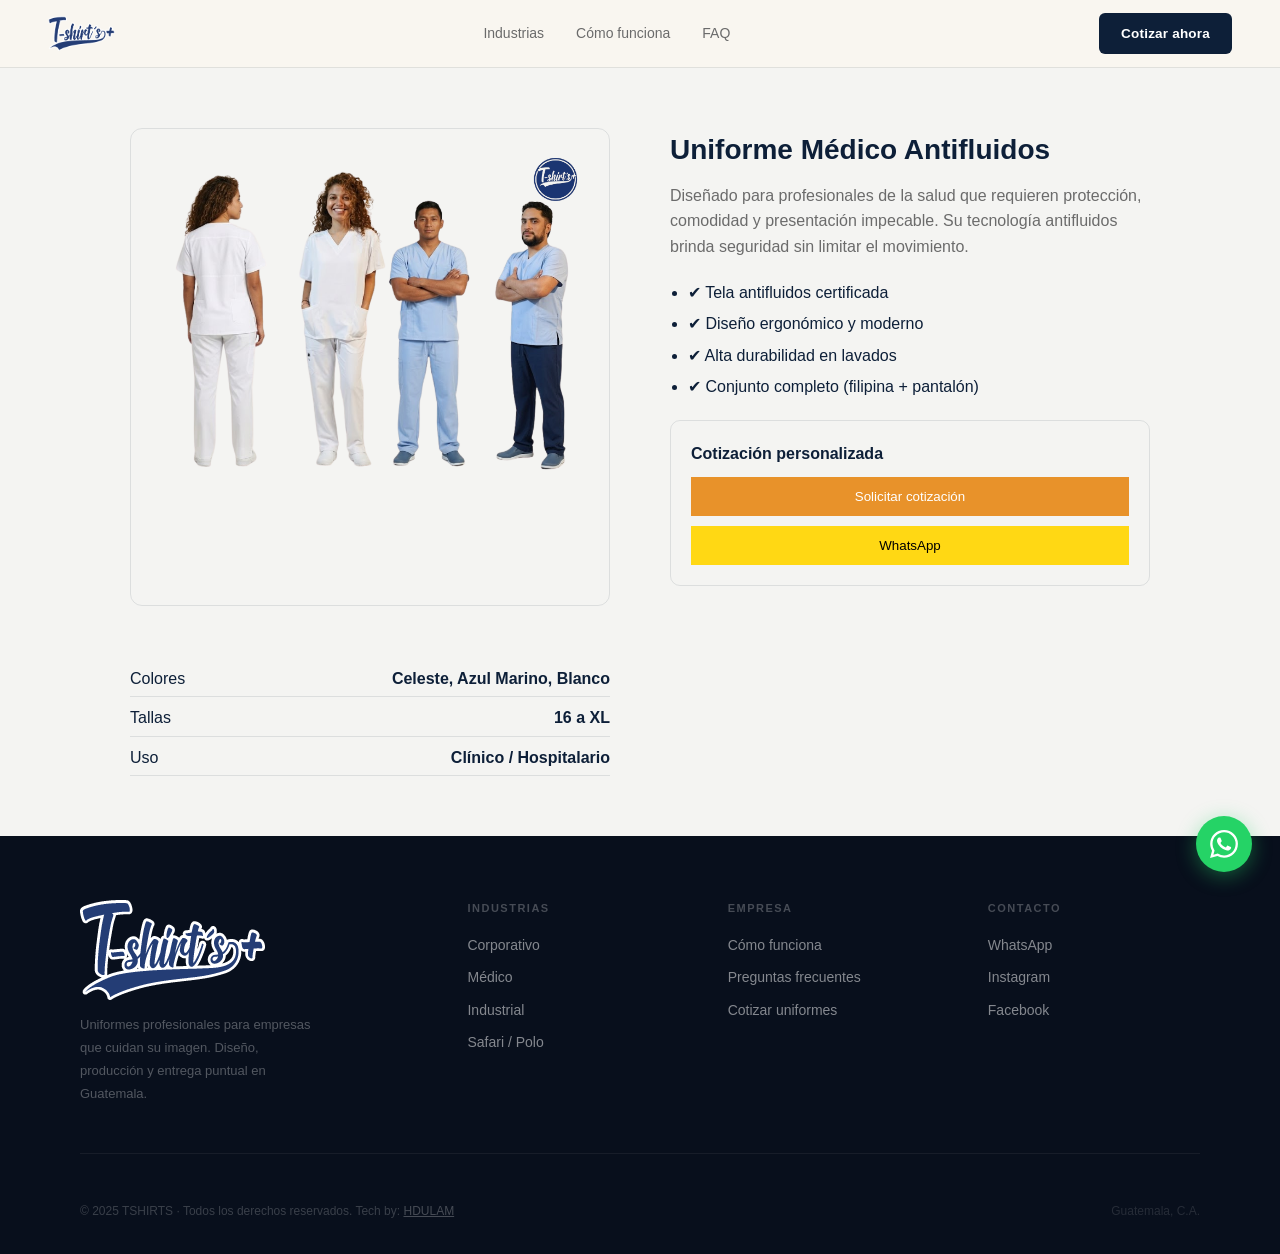
<file: medico/index.html>
<!DOCTYPE html>
<html lang="es">
<head>
  <meta charset="UTF-8">
  <meta name="viewport" content="width=device-width, initial-scale=1.0">
  <title>Producto — TShirts Guatemala</title>

  <link rel="stylesheet" href="../prodotto.css">
  <link rel="stylesheet" href="../style.css">
</head>

<body>


<nav>
  <a class="logo" href="#">
  <img src="../img/logo.png" alt="TShirts">
</a>
  <div class="nav-links">
    <a href="../index.html#catalogo">Industrias</a>
    <a href="../index.html#proceso">Cómo funciona</a>
    <a href="../index.html#faq">FAQ</a>
  </div>
  <a href="#cotizar" class="nav-cta">Cotizar ahora</a>
  <button class="nav-hamburger" id="hamburger" aria-label="Menú">
    <span></span><span></span><span></span>
  </button>
</nav>

<!-- Menú móvil -->
<div class="mobile-menu" id="mobileMenu">
  <a href="../index.html#catalogo" onclick="closeMobileMenu()">Industrias</a>
  <a href="../index.html#proceso" onclick="closeMobileMenu()">Cómo funciona</a>
  <a href="../index.html#faq" onclick="closeMobileMenu()">FAQ</a>
  <a href="../index.html#cotizar" class="mob-cta" onclick="closeMobileMenu()">Cotizar ahora</a>
</div>



<section class="product">

  <div class="product-img">
    <img src="../img/5.png" alt="">
  </div>

  <div class="product-info">

    <h1>Uniforme Médico Antifluidos</h1>

    <p class="product-desc">
      Diseñado para profesionales de la salud que requieren protección, comodidad y presentación impecable. 
      Su tecnología antifluidos brinda seguridad sin limitar el movimiento.
    </p>

    <ul class="bullets">
      <li>✔ Tela antifluidos certificada</li>
      <li>✔ Diseño ergonómico y moderno</li>
      <li>✔ Alta durabilidad en lavados</li>
      <li>✔ Conjunto completo (filipina + pantalón)</li>
    </ul>

    <div class="buy-box">
      <div class="price">Cotización personalizada</div>
    <a href="../index.html#cotizar"><button class="btn-buy">Solicitar cotización</button></a>

      <a href="https://wa.me/50250173186"><button class="btn-cart">WhatsApp</button></a>
    </div>

    </div>

    <div class="specs-inline">

      <div class="spec-item">
        <span>Colores</span>
        <strong>Celeste, Azul Marino, Blanco</strong>
      </div>

      <div class="spec-item">
        <span>Tallas</span>
        <strong>16 a XL</strong>
      </div>

      <div class="spec-item">
        <span>Uso</span>
        <strong>Clínico / Hospitalario</strong>
      </div>

    </div>

  </div>

</section>



<!-- FOOTER -->
<footer>
  <div class="footer-grid">
    <div>
      <div class="footer-logo">  <img src="../img/logo.png" alt="TShirts"></div>
      <p class="footer-desc">Uniformes profesionales para empresas que cuidan su imagen. Diseño, producción y entrega puntual en Guatemala.</p>
    </div>
    <div class="footer-col">
      <h4>Industrias</h4>
      <a href="../index.html#catalogo">Corporativo</a>
      <a href="../index.html#catalogo">Médico</a>
      <a href="../index.html#catalogo">Industrial</a>
      <a href="../index.html#catalogo">Safari / Polo</a>
    </div>
    <div class="footer-col">
      <h4>Empresa</h4>
      <a href="../index.html#proceso">Cómo funciona</a>
      <a href="../index.html#faq">Preguntas frecuentes</a>
      <a href="../index.html#catalogo#cotizar">Cotizar uniformes</a>
    </div>
    <div class="footer-col">
      <h4>Contacto</h4>
      <a href="#">WhatsApp</a>
      <a href="#">Instagram</a>
      <a href="#">Facebook</a>
    </div>
  </div>
  <div class="footer-bottom">
    <span>© 2025 TSHIRTS · Todos los derechos reservados. Tech by: <a id="reff" href="https://hdulam.com">HDULAM</a></span>
    <span style="color:rgba(255,255,255,0.12);">Guatemala, C.A.</span>
  </div>
</footer>

<a href="https://wa.me/50241843783" class="wa">
  <svg viewBox="0 0 24 24"><path d="M17.472 14.382c-.297-.149-1.758-.867-2.03-.967-.273-.099-.471-.148-.67.15-.197.297-.767.966-.94 1.164-.173.199-.347.223-.644.075-.297-.15-1.255-.463-2.39-1.475-.883-.788-1.48-1.761-1.653-2.059-.173-.297-.018-.458.13-.606.134-.133.298-.347.446-.52.149-.174.198-.298.298-.497.099-.198.05-.371-.025-.52-.075-.149-.669-1.612-.916-2.207-.242-.579-.487-.5-.669-.51-.173-.008-.371-.01-.57-.01-.198 0-.52.074-.792.372-.272.297-1.04 1.016-1.04 2.479 0 1.462 1.065 2.875 1.213 3.074.149.198 2.096 3.2 5.077 4.487.709.306 1.262.489 1.694.625.712.227 1.36.195 1.871.118.571-.085 1.758-.719 2.006-1.413.248-.694.248-1.289.173-1.413-.074-.124-.272-.198-.57-.347m-5.421 7.403h-.004a9.87 9.87 0 01-5.031-1.378l-.361-.214-3.741.982.998-3.648-.235-.374a9.86 9.86 0 01-1.51-5.26c.001-5.45 4.436-9.884 9.888-9.884 2.64 0 5.122 1.03 6.988 2.898a9.825 9.825 0 012.893 6.994c-.003 5.45-4.437 9.884-9.885 9.884m8.413-18.297A11.815 11.815 0 0012.05 0C5.495 0 .16 5.335.157 11.892c0 2.096.547 4.142 1.588 5.945L.057 24l6.305-1.654a11.882 11.882 0 005.683 1.448h.005c6.554 0 11.89-5.335 11.893-11.893a11.821 11.821 0 00-3.48-8.413z"/></svg>
</a>

<script>
// Hamburger menu
const hamburger = document.getElementById('hamburger');
const mobileMenu = document.getElementById('mobileMenu');
hamburger.addEventListener('click', () => {
  hamburger.classList.toggle('open');
  mobileMenu.classList.toggle('open');
  document.body.style.overflow = mobileMenu.classList.contains('open') ? 'hidden' : '';
});
function closeMobileMenu() {
  hamburger.classList.remove('open');
  mobileMenu.classList.remove('open');
  document.body.style.overflow = '';
}

// FAQ accordion
function toggleFQ(btn) {
  const fq = btn.closest('.fq');
  const a = btn.nextElementSibling;
  const icon = btn.querySelector('.fq-icon');
  const open = a.classList.contains('open');
  document.querySelectorAll('.fq-a').forEach(x => x.classList.remove('open'));
  document.querySelectorAll('.fq-icon').forEach(x => x.textContent = '+');
  document.querySelectorAll('.fq').forEach(x => x.classList.remove('open'));
  if (!open) {
    a.classList.add('open');
    icon.textContent = '−';
    fq.classList.add('open');
  }
}
</script>

</body>
</html>
</file>
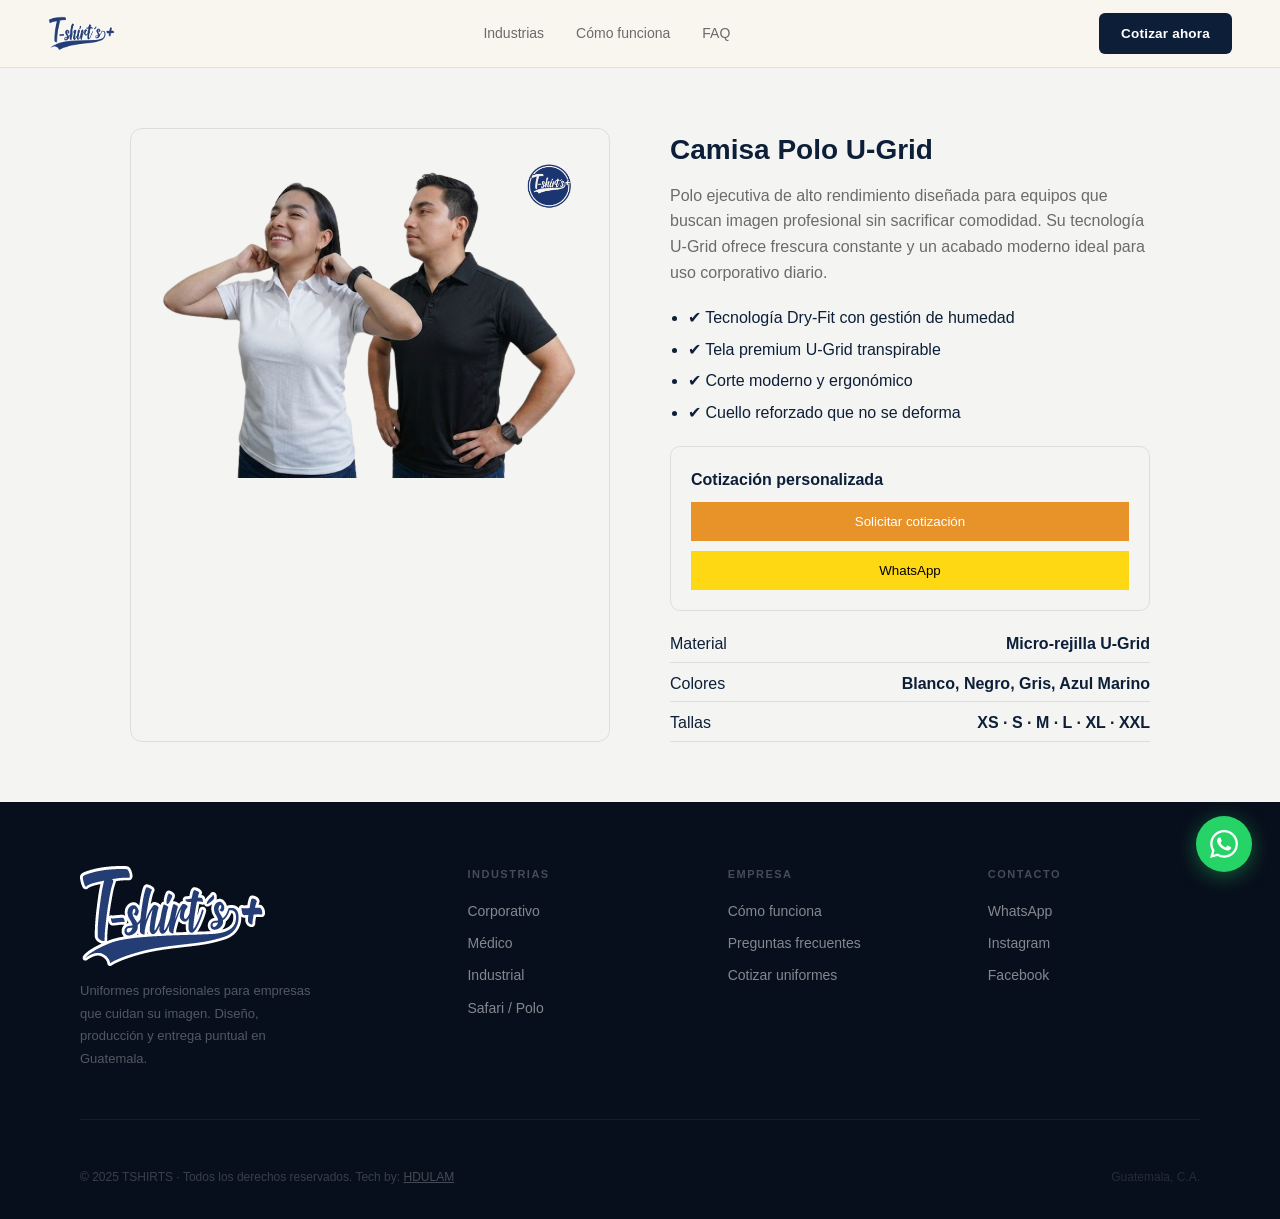
<file: polo-ugrid/index.html>
<!DOCTYPE html>
<html lang="es">
<head>
  <meta charset="UTF-8">
  <meta name="viewport" content="width=device-width, initial-scale=1.0">
  <title>Producto — TShirts Guatemala</title>

  <link rel="stylesheet" href="../prodotto.css">
  <link rel="stylesheet" href="../style.css">
</head>

<body>


<nav>
  <a class="logo" href="#">
  <img src="../img/logo.png" alt="TShirts">
</a>
  <div class="nav-links">
    <a href="../index.html#catalogo">Industrias</a>
    <a href="../index.html#proceso">Cómo funciona</a>
    <a href="../index.html#faq">FAQ</a>
  </div>
  <a href="#cotizar" class="nav-cta">Cotizar ahora</a>
  <button class="nav-hamburger" id="hamburger" aria-label="Menú">
    <span></span><span></span><span></span>
  </button>
</nav>

<!-- Menú móvil -->
<div class="mobile-menu" id="mobileMenu">
  <a href="../index.html#catalogo" onclick="closeMobileMenu()">Industrias</a>
  <a href="../index.html#proceso" onclick="closeMobileMenu()">Cómo funciona</a>
  <a href="../index.html#faq" onclick="closeMobileMenu()">FAQ</a>
  <a href="../index.html#cotizar" class="mob-cta" onclick="closeMobileMenu()">Cotizar ahora</a>
</div>

<!-- Menú móvil -->
<div class="mobile-menu" id="mobileMenu">
  <a href="../index.html#catalogo" onclick="closeMobileMenu()">Industrias</a>
  <a href="../index.html#proceso" onclick="closeMobileMenu()">Cómo funciona</a>
  <a href="../index.html#faq" onclick="closeMobileMenu()">FAQ</a>
  <a href="#../index.html#cotizar" class="mob-cta" onclick="closeMobileMenu()">Cotizar ahora</a>
</div>


<section class="product">

  <div class="product-img">
    <img src="../img/1.png" alt="">
  </div>

  <div class="product-info">

    <h1>Camisa Polo U-Grid</h1>

    <p class="product-desc">
      Polo ejecutiva de alto rendimiento diseñada para equipos que buscan imagen profesional sin sacrificar comodidad. 
      Su tecnología U-Grid ofrece frescura constante y un acabado moderno ideal para uso corporativo diario.
    </p>

    <ul class="bullets">
      <li>✔ Tecnología Dry-Fit con gestión de humedad</li>
      <li>✔ Tela premium U-Grid transpirable</li>
      <li>✔ Corte moderno y ergonómico</li>
      <li>✔ Cuello reforzado que no se deforma</li>
    </ul>

    <div class="buy-box">
      <div class="price">Cotización personalizada</div>

      <a href="../index.html#cotizar"><button class="btn-buy">Solicitar cotización</button></a>
      <a href="https://wa.me/50250173186"><button class="btn-cart">WhatsApp</button></a>
    </div>

    <div class="specs-inline">

      <div class="spec-item">
        <span>Material</span>
        <strong>Micro-rejilla U-Grid</strong>
      </div>

      <div class="spec-item">
        <span>Colores</span>
        <strong>Blanco, Negro, Gris, Azul Marino</strong>
      </div>

      <div class="spec-item">
        <span>Tallas</span>
        <strong>XS · S · M · L · XL · XXL</strong>
      </div>

    </div>

  </div>

</section>



<!-- FOOTER -->
<footer>
  <div class="footer-grid">
    <div>
      <div class="footer-logo">  <img src="../img/logo.png" alt="TShirts"></div>
      <p class="footer-desc">Uniformes profesionales para empresas que cuidan su imagen. Diseño, producción y entrega puntual en Guatemala.</p>
    </div>
    <div class="footer-col">
      <h4>Industrias</h4>
      <a href="../index.html#catalogo">Corporativo</a>
      <a href="../index.html#catalogo">Médico</a>
      <a href="../index.html#catalogo">Industrial</a>
      <a href="../index.html#catalogo">Safari / Polo</a>
    </div>
    <div class="footer-col">
      <h4>Empresa</h4>
      <a href="../index.html#proceso">Cómo funciona</a>
      <a href="../index.html#faq">Preguntas frecuentes</a>
      <a href="../index.html#catalogo#cotizar">Cotizar uniformes</a>
    </div>
    <div class="footer-col">
      <h4>Contacto</h4>
      <a href="#">WhatsApp</a>
      <a href="#">Instagram</a>
      <a href="#">Facebook</a>
    </div>
  </div>
  <div class="footer-bottom">
    <span>© 2025 TSHIRTS · Todos los derechos reservados. Tech by: <a id="reff" href="https://hdulam.com">HDULAM</a></span>
    <span style="color:rgba(255,255,255,0.12);">Guatemala, C.A.</span>
  </div>
</footer>
<a href="https://wa.me/50241843783" class="wa">
  <svg viewBox="0 0 24 24"><path d="M17.472 14.382c-.297-.149-1.758-.867-2.03-.967-.273-.099-.471-.148-.67.15-.197.297-.767.966-.94 1.164-.173.199-.347.223-.644.075-.297-.15-1.255-.463-2.39-1.475-.883-.788-1.48-1.761-1.653-2.059-.173-.297-.018-.458.13-.606.134-.133.298-.347.446-.52.149-.174.198-.298.298-.497.099-.198.05-.371-.025-.52-.075-.149-.669-1.612-.916-2.207-.242-.579-.487-.5-.669-.51-.173-.008-.371-.01-.57-.01-.198 0-.52.074-.792.372-.272.297-1.04 1.016-1.04 2.479 0 1.462 1.065 2.875 1.213 3.074.149.198 2.096 3.2 5.077 4.487.709.306 1.262.489 1.694.625.712.227 1.36.195 1.871.118.571-.085 1.758-.719 2.006-1.413.248-.694.248-1.289.173-1.413-.074-.124-.272-.198-.57-.347m-5.421 7.403h-.004a9.87 9.87 0 01-5.031-1.378l-.361-.214-3.741.982.998-3.648-.235-.374a9.86 9.86 0 01-1.51-5.26c.001-5.45 4.436-9.884 9.888-9.884 2.64 0 5.122 1.03 6.988 2.898a9.825 9.825 0 012.893 6.994c-.003 5.45-4.437 9.884-9.885 9.884m8.413-18.297A11.815 11.815 0 0012.05 0C5.495 0 .16 5.335.157 11.892c0 2.096.547 4.142 1.588 5.945L.057 24l6.305-1.654a11.882 11.882 0 005.683 1.448h.005c6.554 0 11.89-5.335 11.893-11.893a11.821 11.821 0 00-3.48-8.413z"/></svg>
</a>

<script>
// Hamburger menu
const hamburger = document.getElementById('hamburger');
const mobileMenu = document.getElementById('mobileMenu');
hamburger.addEventListener('click', () => {
  hamburger.classList.toggle('open');
  mobileMenu.classList.toggle('open');
  document.body.style.overflow = mobileMenu.classList.contains('open') ? 'hidden' : '';
});
function closeMobileMenu() {
  hamburger.classList.remove('open');
  mobileMenu.classList.remove('open');
  document.body.style.overflow = '';
}

// FAQ accordion
function toggleFQ(btn) {
  const fq = btn.closest('.fq');
  const a = btn.nextElementSibling;
  const icon = btn.querySelector('.fq-icon');
  const open = a.classList.contains('open');
  document.querySelectorAll('.fq-a').forEach(x => x.classList.remove('open'));
  document.querySelectorAll('.fq-icon').forEach(x => x.textContent = '+');
  document.querySelectorAll('.fq').forEach(x => x.classList.remove('open'));
  if (!open) {
    a.classList.add('open');
    icon.textContent = '−';
    fq.classList.add('open');
  }
}
</script>

</body>
</html>
</file>
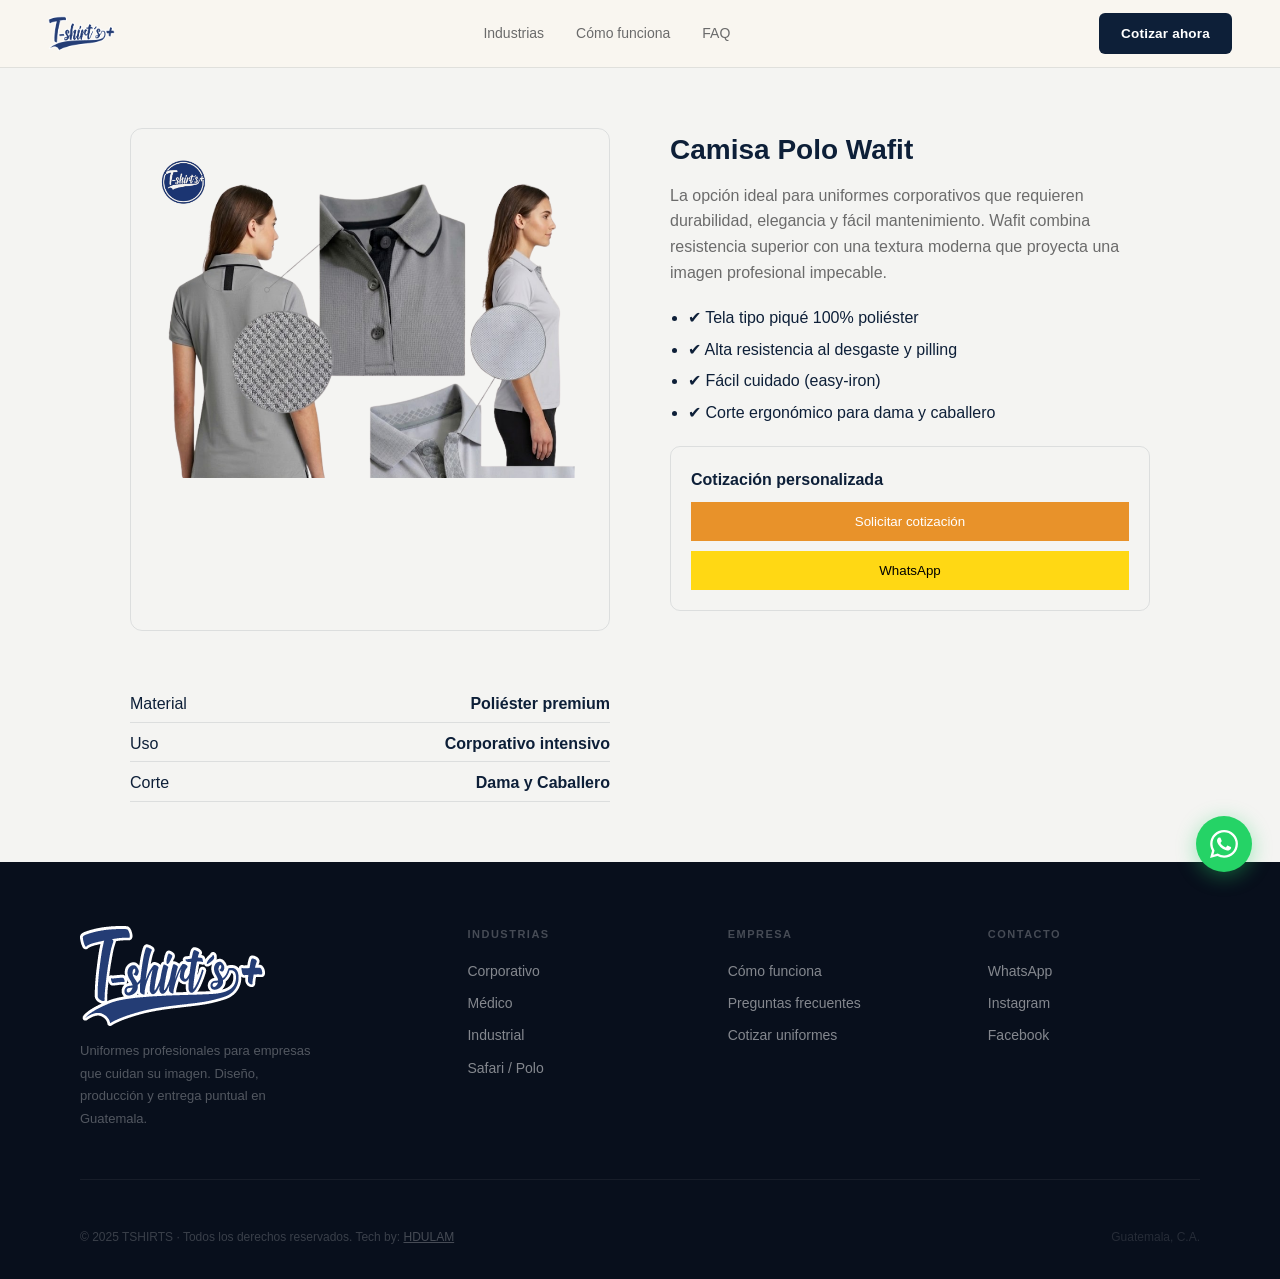
<file: polo-wafit/index.html>
<!DOCTYPE html>
<html lang="es">
<head>
  <meta charset="UTF-8">
  <meta name="viewport" content="width=device-width, initial-scale=1.0">
  <title>Producto — TShirts Guatemala</title>

  <link rel="stylesheet" href="../prodotto.css">
  <link rel="stylesheet" href="../style.css">
</head>

<body>


<nav>
  <a class="logo" href="#">
  <img src="../img/logo.png" alt="TShirts">
</a>
  <div class="nav-links">
    <a href="../index.html#catalogo">Industrias</a>
    <a href="../index.html#proceso">Cómo funciona</a>
    <a href="../index.html#faq">FAQ</a>
  </div>
  <a href="#cotizar" class="nav-cta">Cotizar ahora</a>
  <button class="nav-hamburger" id="hamburger" aria-label="Menú">
    <span></span><span></span><span></span>
  </button>
</nav>

<!-- Menú móvil -->
<div class="mobile-menu" id="mobileMenu">
  <a href="../index.html#catalogo" onclick="closeMobileMenu()">Industrias</a>
  <a href="../index.html#proceso" onclick="closeMobileMenu()">Cómo funciona</a>
  <a href="../index.html#faq" onclick="closeMobileMenu()">FAQ</a>
  <a href="../index.html#cotizar" class="mob-cta" onclick="closeMobileMenu()">Cotizar ahora</a>
</div>

<!-- Menú móvil -->
<div class="mobile-menu" id="mobileMenu">
  <a href="#industrias" onclick="closeMobileMenu()">Industrias</a>
  <a href="#proceso" onclick="closeMobileMenu()">Cómo funciona</a>
  <a href="#faq" onclick="closeMobileMenu()">FAQ</a>
  <a href="#cotizar" class="mob-cta" onclick="closeMobileMenu()">Cotizar ahora</a>
</div>


<section class="product">

  <div class="product-img">
    <img src="../img/2.png" alt="">
  </div>

  <div class="product-info">

    <h1>Camisa Polo Wafit</h1>

    <p class="product-desc">
      La opción ideal para uniformes corporativos que requieren durabilidad, elegancia y fácil mantenimiento. 
      Wafit combina resistencia superior con una textura moderna que proyecta una imagen profesional impecable.
    </p>

    <ul class="bullets">
      <li>✔ Tela tipo piqué 100% poliéster</li>
      <li>✔ Alta resistencia al desgaste y pilling</li>
      <li>✔ Fácil cuidado (easy-iron)</li>
      <li>✔ Corte ergonómico para dama y caballero</li>
    </ul>

    <div class="buy-box">
      <div class="price">Cotización personalizada</div>

    <a href="../index.html#cotizar"><button class="btn-buy">Solicitar cotización</button></a>

      <a href="https://wa.me/50250173186"><button class="btn-cart">WhatsApp</button></a>
    </div>

    </div>

    <div class="specs-inline">

      <div class="spec-item">
        <span>Material</span>
        <strong>Poliéster premium</strong>
      </div>

      <div class="spec-item">
        <span>Uso</span>
        <strong>Corporativo intensivo</strong>
      </div>

      <div class="spec-item">
        <span>Corte</span>
        <strong>Dama y Caballero</strong>
      </div>

    </div>

  </div>

</section>



<!-- FOOTER -->
<footer>
  <div class="footer-grid">
    <div>
      <div class="footer-logo">  <img src="../img/logo.png" alt="TShirts"></div>
      <p class="footer-desc">Uniformes profesionales para empresas que cuidan su imagen. Diseño, producción y entrega puntual en Guatemala.</p>
    </div>
    <div class="footer-col">
      <h4>Industrias</h4>
      <a href="../index.html#catalogo">Corporativo</a>
      <a href="../index.html#catalogo">Médico</a>
      <a href="../index.html#catalogo">Industrial</a>
      <a href="../index.html#catalogo">Safari / Polo</a>
    </div>
    <div class="footer-col">
      <h4>Empresa</h4>
      <a href="../index.html#proceso">Cómo funciona</a>
      <a href="../index.html#faq">Preguntas frecuentes</a>
      <a href="../index.html#catalogo#cotizar">Cotizar uniformes</a>
    </div>
    <div class="footer-col">
      <h4>Contacto</h4>
      <a href="#">WhatsApp</a>
      <a href="#">Instagram</a>
      <a href="#">Facebook</a>
    </div>
  </div>
  <div class="footer-bottom">
    <span>© 2025 TSHIRTS · Todos los derechos reservados. Tech by: <a id="reff" href="https://hdulam.com">HDULAM</a></span>
    <span style="color:rgba(255,255,255,0.12);">Guatemala, C.A.</span>
  </div>
</footer>

<a href="https://wa.me/50241843783" class="wa">
  <svg viewBox="0 0 24 24"><path d="M17.472 14.382c-.297-.149-1.758-.867-2.03-.967-.273-.099-.471-.148-.67.15-.197.297-.767.966-.94 1.164-.173.199-.347.223-.644.075-.297-.15-1.255-.463-2.39-1.475-.883-.788-1.48-1.761-1.653-2.059-.173-.297-.018-.458.13-.606.134-.133.298-.347.446-.52.149-.174.198-.298.298-.497.099-.198.05-.371-.025-.52-.075-.149-.669-1.612-.916-2.207-.242-.579-.487-.5-.669-.51-.173-.008-.371-.01-.57-.01-.198 0-.52.074-.792.372-.272.297-1.04 1.016-1.04 2.479 0 1.462 1.065 2.875 1.213 3.074.149.198 2.096 3.2 5.077 4.487.709.306 1.262.489 1.694.625.712.227 1.36.195 1.871.118.571-.085 1.758-.719 2.006-1.413.248-.694.248-1.289.173-1.413-.074-.124-.272-.198-.57-.347m-5.421 7.403h-.004a9.87 9.87 0 01-5.031-1.378l-.361-.214-3.741.982.998-3.648-.235-.374a9.86 9.86 0 01-1.51-5.26c.001-5.45 4.436-9.884 9.888-9.884 2.64 0 5.122 1.03 6.988 2.898a9.825 9.825 0 012.893 6.994c-.003 5.45-4.437 9.884-9.885 9.884m8.413-18.297A11.815 11.815 0 0012.05 0C5.495 0 .16 5.335.157 11.892c0 2.096.547 4.142 1.588 5.945L.057 24l6.305-1.654a11.882 11.882 0 005.683 1.448h.005c6.554 0 11.89-5.335 11.893-11.893a11.821 11.821 0 00-3.48-8.413z"/></svg>
</a>

<script>
// Hamburger menu
const hamburger = document.getElementById('hamburger');
const mobileMenu = document.getElementById('mobileMenu');
hamburger.addEventListener('click', () => {
  hamburger.classList.toggle('open');
  mobileMenu.classList.toggle('open');
  document.body.style.overflow = mobileMenu.classList.contains('open') ? 'hidden' : '';
});
function closeMobileMenu() {
  hamburger.classList.remove('open');
  mobileMenu.classList.remove('open');
  document.body.style.overflow = '';
}

// FAQ accordion
function toggleFQ(btn) {
  const fq = btn.closest('.fq');
  const a = btn.nextElementSibling;
  const icon = btn.querySelector('.fq-icon');
  const open = a.classList.contains('open');
  document.querySelectorAll('.fq-a').forEach(x => x.classList.remove('open'));
  document.querySelectorAll('.fq-icon').forEach(x => x.textContent = '+');
  document.querySelectorAll('.fq').forEach(x => x.classList.remove('open'));
  if (!open) {
    a.classList.add('open');
    icon.textContent = '−';
    fq.classList.add('open');
  }
}
</script>

</body>
</html>
</file>
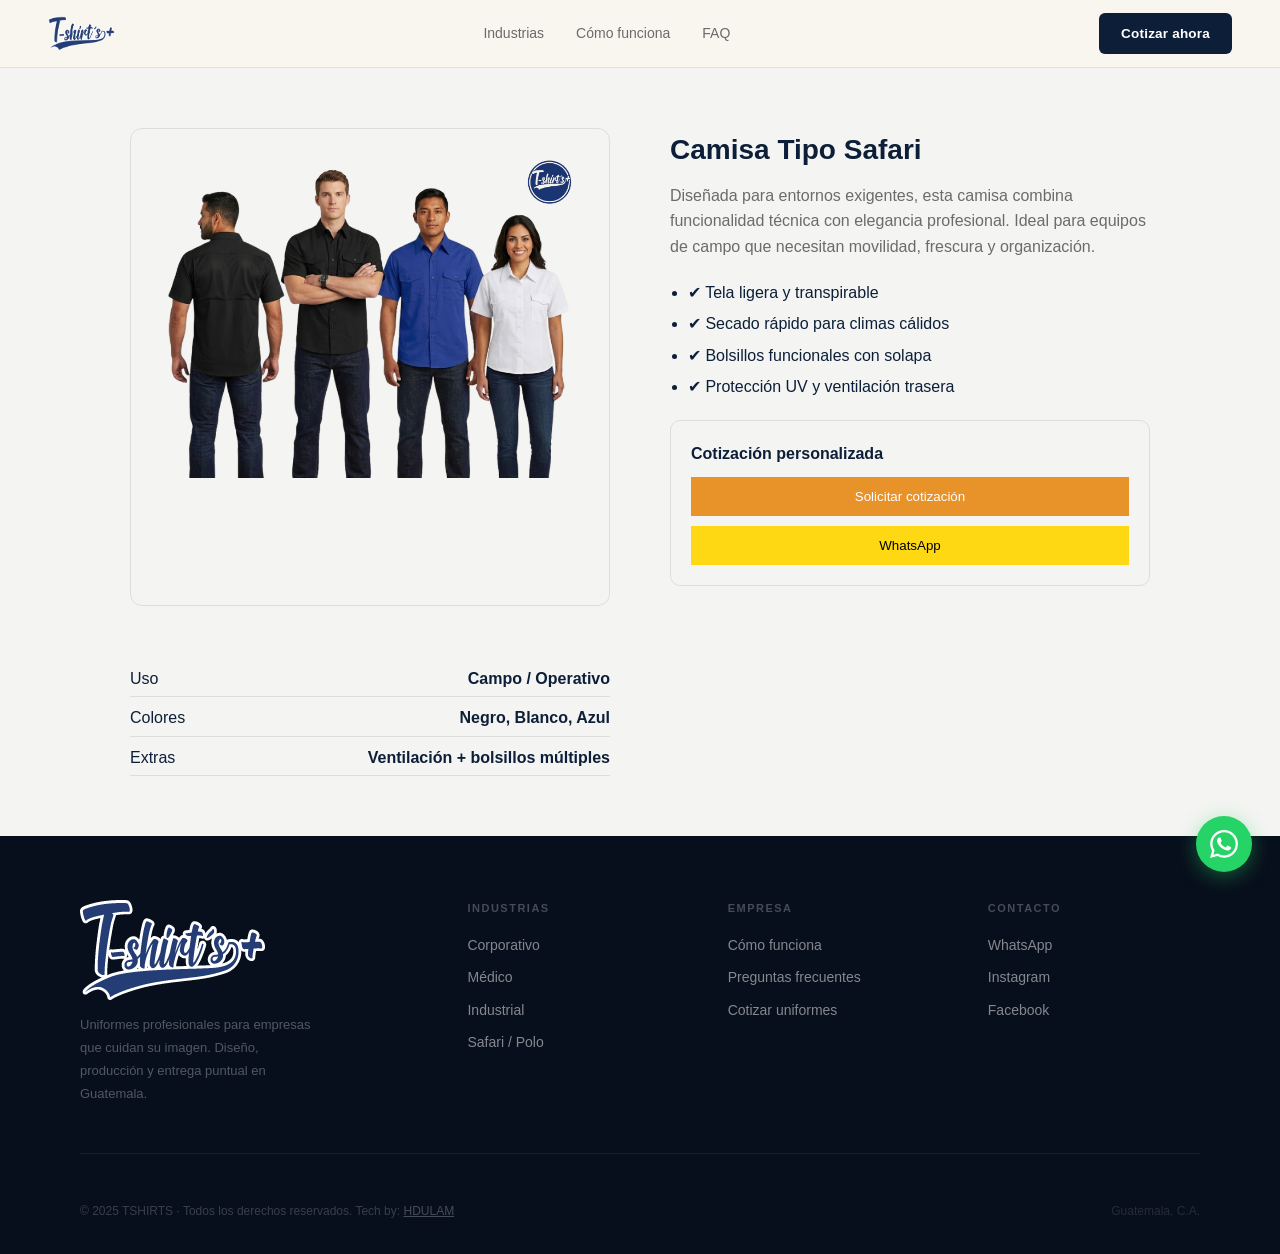
<file: safari/index.html>
<!DOCTYPE html>
<html lang="es">
<head>
  <meta charset="UTF-8">
  <meta name="viewport" content="width=device-width, initial-scale=1.0">
  <title>Producto — TShirts Guatemala</title>

  <link rel="stylesheet" href="../prodotto.css">
  <link rel="stylesheet" href="../style.css">
</head>

<body>


<nav>
  <a class="logo" href="#">
  <img src="../img/logo.png" alt="TShirts">
</a>
  <div class="nav-links">
    <a href="../index.html#catalogo">Industrias</a>
    <a href="../index.html#proceso">Cómo funciona</a>
    <a href="../index.html#faq">FAQ</a>
  </div>
  <a href="#cotizar" class="nav-cta">Cotizar ahora</a>
  <button class="nav-hamburger" id="hamburger" aria-label="Menú">
    <span></span><span></span><span></span>
  </button>
</nav>

<!-- Menú móvil -->
<div class="mobile-menu" id="mobileMenu">
  <a href="../index.html#catalogo" onclick="closeMobileMenu()">Industrias</a>
  <a href="../index.html#proceso" onclick="closeMobileMenu()">Cómo funciona</a>
  <a href="../index.html#faq" onclick="closeMobileMenu()">FAQ</a>
  <a href="../index.html#cotizar" class="mob-cta" onclick="closeMobileMenu()">Cotizar ahora</a>
</div>


<section class="product">

  <div class="product-img">
    <img src="../img/3.png" alt="">
  </div>

  <div class="product-info">

    <h1>Camisa Tipo Safari</h1>

    <p class="product-desc">
      Diseñada para entornos exigentes, esta camisa combina funcionalidad técnica con elegancia profesional. 
      Ideal para equipos de campo que necesitan movilidad, frescura y organización.
    </p>

    <ul class="bullets">
      <li>✔ Tela ligera y transpirable</li>
      <li>✔ Secado rápido para climas cálidos</li>
      <li>✔ Bolsillos funcionales con solapa</li>
      <li>✔ Protección UV y ventilación trasera</li>
    </ul>

    <div class="buy-box">
      <div class="price">Cotización personalizada</div>
    <a href="../index.html#cotizar"><button class="btn-buy">Solicitar cotización</button></a>

      <a href="https://wa.me/50250173186"><button class="btn-cart">WhatsApp</button></a>
    </div>

    </div>

    <div class="specs-inline">

      <div class="spec-item">
        <span>Uso</span>
        <strong>Campo / Operativo</strong>
      </div>

      <div class="spec-item">
        <span>Colores</span>
        <strong>Negro, Blanco, Azul</strong>
      </div>

      <div class="spec-item">
        <span>Extras</span>
        <strong>Ventilación + bolsillos múltiples</strong>
      </div>

    </div>

  </div>

</section>



<!-- FOOTER -->
<footer>
  <div class="footer-grid">
    <div>
      <div class="footer-logo">  <img src="../img/logo.png" alt="TShirts"></div>
      <p class="footer-desc">Uniformes profesionales para empresas que cuidan su imagen. Diseño, producción y entrega puntual en Guatemala.</p>
    </div>
    <div class="footer-col">
      <h4>Industrias</h4>
      <a href="../index.html#catalogo">Corporativo</a>
      <a href="../index.html#catalogo">Médico</a>
      <a href="../index.html#catalogo">Industrial</a>
      <a href="../index.html#catalogo">Safari / Polo</a>
    </div>
    <div class="footer-col">
      <h4>Empresa</h4>
      <a href="../index.html#proceso">Cómo funciona</a>
      <a href="../index.html#faq">Preguntas frecuentes</a>
      <a href="../index.html#catalogo#cotizar">Cotizar uniformes</a>
    </div>
    <div class="footer-col">
      <h4>Contacto</h4>
      <a href="#">WhatsApp</a>
      <a href="#">Instagram</a>
      <a href="#">Facebook</a>
    </div>
  </div>
  <div class="footer-bottom">
    <span>© 2025 TSHIRTS · Todos los derechos reservados. Tech by: <a id="reff" href="https://hdulam.com">HDULAM</a></span>
    <span style="color:rgba(255,255,255,0.12);">Guatemala, C.A.</span>
  </div>
</footer>

<a href="https://wa.me/50241843783" class="wa">
  <svg viewBox="0 0 24 24"><path d="M17.472 14.382c-.297-.149-1.758-.867-2.03-.967-.273-.099-.471-.148-.67.15-.197.297-.767.966-.94 1.164-.173.199-.347.223-.644.075-.297-.15-1.255-.463-2.39-1.475-.883-.788-1.48-1.761-1.653-2.059-.173-.297-.018-.458.13-.606.134-.133.298-.347.446-.52.149-.174.198-.298.298-.497.099-.198.05-.371-.025-.52-.075-.149-.669-1.612-.916-2.207-.242-.579-.487-.5-.669-.51-.173-.008-.371-.01-.57-.01-.198 0-.52.074-.792.372-.272.297-1.04 1.016-1.04 2.479 0 1.462 1.065 2.875 1.213 3.074.149.198 2.096 3.2 5.077 4.487.709.306 1.262.489 1.694.625.712.227 1.36.195 1.871.118.571-.085 1.758-.719 2.006-1.413.248-.694.248-1.289.173-1.413-.074-.124-.272-.198-.57-.347m-5.421 7.403h-.004a9.87 9.87 0 01-5.031-1.378l-.361-.214-3.741.982.998-3.648-.235-.374a9.86 9.86 0 01-1.51-5.26c.001-5.45 4.436-9.884 9.888-9.884 2.64 0 5.122 1.03 6.988 2.898a9.825 9.825 0 012.893 6.994c-.003 5.45-4.437 9.884-9.885 9.884m8.413-18.297A11.815 11.815 0 0012.05 0C5.495 0 .16 5.335.157 11.892c0 2.096.547 4.142 1.588 5.945L.057 24l6.305-1.654a11.882 11.882 0 005.683 1.448h.005c6.554 0 11.89-5.335 11.893-11.893a11.821 11.821 0 00-3.48-8.413z"/></svg>
</a>

<script>
// Hamburger menu
const hamburger = document.getElementById('hamburger');
const mobileMenu = document.getElementById('mobileMenu');
hamburger.addEventListener('click', () => {
  hamburger.classList.toggle('open');
  mobileMenu.classList.toggle('open');
  document.body.style.overflow = mobileMenu.classList.contains('open') ? 'hidden' : '';
});
function closeMobileMenu() {
  hamburger.classList.remove('open');
  mobileMenu.classList.remove('open');
  document.body.style.overflow = '';
}

// FAQ accordion
function toggleFQ(btn) {
  const fq = btn.closest('.fq');
  const a = btn.nextElementSibling;
  const icon = btn.querySelector('.fq-icon');
  const open = a.classList.contains('open');
  document.querySelectorAll('.fq-a').forEach(x => x.classList.remove('open'));
  document.querySelectorAll('.fq-icon').forEach(x => x.textContent = '+');
  document.querySelectorAll('.fq').forEach(x => x.classList.remove('open'));
  if (!open) {
    a.classList.add('open');
    icon.textContent = '−';
    fq.classList.add('open');
  }
}
</script>

</body>
</html>
</file>
<file: style.css>
:root {
  --navy: #0d1f38;
  --navy-mid: #1a3356;
  --amber: #e8922a;
  --amber-light: #f5a94e;
  --cream: #f4f4f2;
  --white: #ffffff;
  --gray-light: #ebebea;
  --gray-text: #6b6b6b;
  --border: rgba(13,31,56,0.1);
  --font-head: 'Figtree', sans-serif;
  --font-body: 'Figtree', sans-serif;
}

*, *::before, *::after { box-sizing: border-box; margin: 0; padding: 0; }
html {
  scroll-behavior: smooth;
  overflow-x: hidden;
}

body {
  font-family: var(--font-body);
  background: var(--cream);
  color: var(--navy);
  font-size: 16px;
  line-height: 1.6;
  overflow-x: hidden;
  width: 100%;
}

/* ─── TOPBAR ─── */
.topbar {
  background: var(--navy);
  color: rgba(255,255,255,0.7);
  font-size: 12.5px;
  font-family: var(--font-body);
  letter-spacing: 0.3px;
  text-align: center;
  padding: 9px 20px;
}
.topbar strong { color: var(--amber-light); }
.topbar a { color: rgba(255,255,255,0.9); text-decoration: underline; text-underline-offset: 3px; }

/* ─── NAV ─── */
nav {
  position: sticky; top: 0; z-index: 200;
  background: rgba(249,246,240,0.94);
  backdrop-filter: blur(14px);
  -webkit-backdrop-filter: blur(14px);
  border-bottom: 1px solid var(--border);
  padding: 0 48px;
  height: 68px;
  display: flex; align-items: center; justify-content: space-between;
}
.logo {
  display: flex;
  align-items: center;
  text-decoration: none;
}

.logo img {
  height: 36px;   /* desktop */
  width: auto;
  object-fit: contain;
}

/* Tablet */
@media (max-width: 1024px) {
  .logo img {
    height: 32px;
  }
}

/* Mobile */
@media (max-width: 768px) {
  .logo img {
    height: 28px;
  }
}
.logo-dot { width: 8px; height: 8px; background: var(--amber); border-radius: 50%; margin-left: 3px; margin-bottom: 10px; }
.nav-links { display: flex; gap: 32px; }
.nav-links a {
  font-family: var(--font-body);
  font-size: 14px;
  font-weight: 500;
  color: var(--gray-text);
  text-decoration: none;
  transition: color 0.2s;
}
.nav-links a:hover { color: var(--navy); }
.nav-cta {
  background: var(--navy);
  color: #fff;
  font-weight: 600;
  font-size: 13.5px;
  letter-spacing: 0.2px;
  padding: 10px 22px;
  border-radius: 6px;
  text-decoration: none;
  transition: background 0.2s, transform 0.15s;
}
.nav-cta:hover { background: var(--navy-mid); transform: translateY(-1px); }

/* ─── HERO / JUMBOTRON ─── */
.hero {
  position: relative;
  min-height: 82vh;

  display: flex;
  align-items: center;     /* vertical center */
  justify-content: center; /* horizontal center */

  text-align: center;

  padding: 120px 40px;
}

/* Background image layer */
.hero::before {
  content: '';
  position: absolute;
  inset: 0;

  background: url('img/sfondo.jpg') center/cover no-repeat;

  filter: blur(2px);
  transform: scale(1); /* avoids blur edges */

  z-index: 0;
}

/* Blue overlay */
.hero::after {
  content: '';
  position: absolute;
  inset: 0;

  background: rgba(13, 31, 56, 0.75); /* your navy */

  z-index: 1;
}

/* Content stays above */
.hero > * {
  position: relative;
  z-index: 2;
  overflow: hidden;
}


/* Lado izquierdo: ahora es el contenedor centrado */
.hero-left {
  display: flex;
  flex-direction: column;
  align-items: center;     /* center children horizontally */
  justify-content: center;

  text-align: center;

  max-width: 780px;
  width: 100%;
  margin: 0 auto;          /* 👈 ensures centering */

  position: relative;
  z-index: 2;
}

.hero-tag {
  display: inline-flex;
  align-items: center;
  gap: 8px;
  font-size: 11px;
  font-weight: 600;
  letter-spacing: 2px;
  text-transform: uppercase;
  color: var(--amber);
  margin-bottom: 28px;
}
.hero-tag::before {
  content: '';
  display: block;
  width: 20px;
  height: 2px;
  background: var(--amber);
  flex-shrink: 0;
}
.hero-tag::after {
  content: '';
  display: block;
  width: 20px;
  height: 2px;
  background: var(--amber);
  flex-shrink: 0;
}

.hero h1 {
  font-size: clamp(38px, 5.5vw, 68px);
  font-weight: 800;
  line-height: 1.06;
  letter-spacing: -1.5px;
  color: #fff;
  margin-bottom: 24px;
}
.hero h1 em {
  font-style: normal;
  color: var(--amber);
}

.hero-sub {
  font-size: 17px;
  font-weight: 400;
  color: rgba(255,255,255,0.55);
  line-height: 1.7;
  max-width: 520px;
  margin-bottom: 40px;
}

.hero-btns {
  display: flex;
  gap: 14px;
  align-items: center;
  flex-wrap: wrap;
  justify-content: center;
  margin-bottom: 56px;
}

.btn-primary {
  background: var(--amber);
  color: #fff;
  font-weight: 700;
  font-size: 15px;
  padding: 14px 32px;
  border-radius: 6px;
  text-decoration: none;
  display: inline-block;
  transition: background 0.2s, transform 0.15s, box-shadow 0.2s;
  box-shadow: 0 4px 20px rgba(232,146,42,0.4);
}
.btn-primary:hover {
  background: #d47e1e;
  transform: translateY(-1px);
  box-shadow: 0 8px 28px rgba(232,146,42,0.5);
}

.btn-ghost {
  font-size: 14px;
  font-weight: 600;
  color: rgba(255,255,255,0.7);
  text-decoration: none;
  display: inline-flex;
  align-items: center;
  gap: 5px;
  transition: color 0.2s;
}
.btn-ghost:hover { color: #fff; }

.hero-proof {
  display: flex;
  gap: 32px;
  padding-top: 32px;
  border-top: 1px solid rgba(255,255,255,0.1);
  justify-content: center;
}
.hero-proof-item {
  display: flex;
  flex-direction: column;
  align-items: center;
}
.hero-proof-n {
  font-size: 24px;
  font-weight: 800;
  color: #fff;
  letter-spacing: -0.5px;
}
.hero-proof-l {
  font-size: 11.5px;
  color: rgba(255,255,255,0.4);
  font-weight: 400;
}
.hero-proof-divider {
  width: 1px;
  background: rgba(255,255,255,0.1);
  align-self: stretch;
}

/* ─── (imagen placeholder ya no se usa en jumbotron) ─── */
.hero-img-placeholder,
.hero-img-placeholder svg,
.hero-img-placeholder-label,
.hero-img-placeholder-sub { display: none; }


/* ─── LOGOS / TRUST ─── */
.trust-bar {
  background: #fff;
  border-bottom: 1px solid var(--border);
  padding: 22px 80px;
  display: flex;
  align-items: center;
  gap: 40px;
}
.trust-label {
  font-size: 12px;
  font-weight: 500;
  letter-spacing: 0.5px;
  color: black;
  white-space: nowrap;
  flex-shrink: 0;
}
.trust-divider { width: 1px; height: 20px; background: var(--border); flex-shrink: 0; }
.trust-logos {
  display: flex;
  align-items: center;
  gap: 36px;
  flex-wrap: wrap;
}
.trust-logo-item {
  font-family: var(--font-head);
  font-size: 13px;
  font-weight: 700;
  color: darkgray;
  letter-spacing: 0.5px;
  text-transform: uppercase;
}

/* ─── INDUSTRIAS ─── */
.ind-section {
  padding: 100px 80px;
  background: var(--cream);
}
.section-header {
  display: flex;
  align-items: flex-end;
  justify-content: space-between;
  margin-bottom: 56px;
  gap: 40px;
}
.section-label {
  font-size: 11px;
  font-weight: 600;
  letter-spacing: 2px;
  text-transform: uppercase;
  color: var(--amber);
  margin-bottom: 12px;
}
.section-title {
  font-family: var(--font-head);
  font-size: clamp(28px, 3vw, 40px);
  font-weight: 800;
  letter-spacing: -0.8px;
  color: var(--navy);
  line-height: 1.1;
}
.section-sub {
  font-size: 15px;
  color: var(--gray-text);
  line-height: 1.75;
  max-width: 400px;
  font-weight: 300;
}

.ind-grid {
  display: grid;
  grid-template-columns: repeat(3, 1fr);
  gap: 16px;
}

.ind-card {
  background: #fff;
  border: 1px solid var(--border);
  border-radius: 18px;
  padding: 32px 24px;
  transition: transform 0.2s, box-shadow 0.2s, border-color 0.2s;
  cursor: default;
  position: relative;
  overflow: hidden;
}
.ind-card::before {
  content: '';
  position: absolute;
  top: 0; left: 0; right: 0;
  height: 3px;
  background: var(--amber);
  transform: scaleX(0);
  transform-origin: left;
  transition: transform 0.3s ease;
}
.ind-card:hover {
  transform: translateY(-4px);
  box-shadow: 0 16px 40px rgba(13,31,56,0.1);
  border-color: rgba(13,31,56,0.18);
}
.ind-card:hover::before { transform: scaleX(1); }

.ind-icon-wrap {
  width: 52px; height: 52px;
  background: var(--cream);
  border-radius: 12px;
  display: flex; align-items: center; justify-content: center;
  font-size: 26px;
  margin-bottom: 20px;
}
.ind-name {
  font-family: var(--font-head);
  font-size: 17px;
  font-weight: 700;
  color: var(--navy);
  margin-bottom: 8px;
}
.ind-desc {
  font-size: 13.5px;
  color: var(--gray-text);
  line-height: 1.65;
  margin-bottom: 20px;
  font-weight: 300;
}
.ind-link {
  font-size: 13px;
  font-weight: 600;
  font-family: var(--font-head);
  color: var(--navy);
  text-decoration: none;
  display: inline-flex;
  align-items: center;
  gap: 5px;
}
.ind-link:hover { color: var(--amber); }

/* ─── POR QUÉ ─── */
.why-section {
  background: var(--navy);
  padding: 100px 80px;
  position: relative;
  overflow: hidden;
}
.why-section::before {
  content: '';
  position: absolute;
  top: 0; right: 0;
  width: 500px; height: 500px;
  background: radial-gradient(circle at top right, rgba(232,146,42,0.12) 0%, transparent 60%);
  pointer-events: none;
  max-width: 100%;
}

.why-section .section-label { color: rgba(232,146,42,0.8); }
.why-section .section-title { color: #fff; }

.why-grid {
  display: grid;
  grid-template-columns: 1fr 1fr;
  gap: 80px;
  margin-top: 56px;
  align-items: start;
  position: relative;
  z-index: 1;
}

.why-list {
  display: flex;
  flex-direction: column;
  gap: 36px;
}
.why-item { display: flex; gap: 20px; align-items: flex-start; }
.why-num {
  font-family: var(--font-head);
  font-size: 11px;
  font-weight: 800;
  letter-spacing: 1px;
  color: var(--amber);
  opacity: 0.6;
  padding-top: 3px;
  flex-shrink: 0;
  width: 24px;
}
.why-body strong {
  display: block;
  font-family: var(--font-head);
  font-size: 16px;
  font-weight: 700;
  color: #fff;
  margin-bottom: 6px;
}
.why-body span {
  font-size: 14px;
  color: rgba(255,255,255,0.45);
  line-height: 1.7;
  font-weight: 300;
}

.why-stats {
  background: rgba(255,255,255,0.04);
  border: 1px solid rgba(255,255,255,0.1);
  border-radius: 20px;
  padding: 40px;
}
.why-stats-title {
  font-family: var(--font-head);
  font-size: 13px;
  font-weight: 600;
  letter-spacing: 1.5px;
  text-transform: uppercase;
  color: rgba(255,255,255,0.3);
  margin-bottom: 32px;
}
.why-stat {
  display: flex;
  justify-content: space-between;
  align-items: baseline;
  padding: 20px 0;
  border-bottom: 1px solid rgba(255,255,255,0.06);
}
.why-stat:last-child { border-bottom: none; }
.wlabel {
  font-size: 14px;
  color: rgba(255,255,255,0.5);
}
.wval {
  font-family: var(--font-head);
  font-size: 28px;
  font-weight: 800;
  color: #fff;
}
.wbadge {
  font-size: 11px;
  background: rgba(232,146,42,0.2);
  color: var(--amber-light);
  padding: 3px 10px;
  border-radius: 100px;
  font-weight: 600;
  margin-left: 8px;
}
.form-info-icon i {
  color: #fff;
}

/* ─── PROCESO ─── */
.proceso-section {
  padding: 100px 80px;
  background: var(--cream);
}

.steps {
  display: grid;
  grid-template-columns: repeat(5, 1fr);
  gap: 0;
  margin-top: 64px;
  position: relative;
}
.steps::before {
  content: '';
  position: absolute;
  top: 26px;
  left: calc(12.5% + 13px);
  right: calc(12.5% + 13px);
  height: 1px;
  background: linear-gradient(90deg, var(--amber) 0%, var(--border) 100%);
}

.step { padding: 0 28px; text-align: center; }
.step-num {
  width: 52px; height: 52px;
  border-radius: 50%;
  background: var(--navy);
  color: #fff;
  font-family: var(--font-head);
  font-size: 17px;
  font-weight: 800;
  display: flex; align-items: center; justify-content: center;
  margin: 0 auto 24px;
  position: relative; z-index: 1;
  border: 3px solid var(--cream);
  box-shadow: 0 0 0 1px var(--navy);
}
.step:first-child .step-num {
  background: var(--amber);
  box-shadow: 0 0 0 1px var(--amber), 0 4px 16px rgba(232,146,42,0.3);
}
.step-title {
  font-family: var(--font-head);
  font-size: 15px;
  font-weight: 700;
  color: var(--navy);
  margin-bottom: 10px;
}
.step-desc {
  font-size: 13.5px;
  color: var(--gray-text);
  line-height: 1.7;
  font-weight: 300;
}

/* ─── PRODUCTOS ─── */
.prod-section {
  background: #fff;
  padding: 100px 80px;
}
.product-layout {
  display: grid;
  grid-template-columns: 1fr 1fr;
  gap: 60px;
  max-width: 1100px;
  margin: 0 auto;
  align-items: start;
}
.prod-grid {
  display: grid;
  grid-template-columns: repeat(3, 1fr);
  gap: 20px;
  margin-top: 56px;
}

.prod-card {
  border: 1px solid var(--border);
  border-radius: 18px;
  overflow: hidden;
  transition: transform 0.25s, box-shadow 0.25s;
}
.prod-card:hover {
  transform: translateY(-5px);
  box-shadow: 0 20px 50px rgba(13,31,56,0.1);
}
.prod-img {
  height: 200px;
  display: flex;
  align-items: center;
  justify-content: center;
  font-size: 80px;
  position: relative;
}
.prod-img-1 { background: linear-gradient(135deg, #e8f4ff 0%, #d0e7f8 100%); }
.prod-img-2 { background: linear-gradient(135deg, #edf7ec 0%, #d3ecd2 100%); }
.prod-img-3 { background: linear-gradient(135deg, #fff4e8 0%, #ffe0c2 100%); }

.prod-pill {
  position: absolute;
  top: 16px; left: 16px;
  font-size: 11px;
  font-weight: 700;
  font-family: var(--font-head);
  padding: 5px 12px;
  border-radius: 100px;
  letter-spacing: 0.3px;
}
.pill-amber { background: var(--amber); color: #fff; }
.pill-navy { background: var(--navy); color: #fff; }

.prod-body { padding: 22px 24px 28px; }
.prod-name {
  font-family: var(--font-head);
  font-size: 17px;
  font-weight: 700;
  color: var(--navy);
  margin-bottom: 4px;
}
.prod-use {
  font-size: 13px;
  color: var(--gray-text);
  margin-bottom: 18px;
  font-weight: 300;
}
.prod-cta {
  font-size: 13px;
  font-weight: 700;
  font-family: var(--font-head);
  color: var(--amber);
  text-decoration: none;
  display: inline-flex;
  align-items: center;
  gap: 5px;
}
.prod-cta:hover { color: var(--navy); }

/* ─── MID CTA ─── */
.mid-cta {
  background: var(--amber);
  padding: 72px 80px;
  display: flex;
  align-items: center;
  justify-content: space-between;
  gap: 48px;
  position: relative;
  overflow: hidden;
}
.mid-cta::before {
  content: '';
  position: absolute;
  right: -60px; top: -100px;
  width: 400px; height: 400px;
  background: radial-gradient(circle, rgba(255,255,255,0.12) 0%, transparent 60%);
  pointer-events: none;
}
.mid-cta-text { position: relative; z-index: 1; }
.mid-cta h2 {
  font-family: var(--font-head);
  font-size: clamp(24px, 2.8vw, 36px);
  font-weight: 800;
  letter-spacing: -0.8px;
  color: #fff;
  margin-bottom: 8px;
  line-height: 1.1;
}
.mid-cta p {
  font-size: 16px;
  color: rgba(255,255,255,0.75);
  font-weight: 300;
}
.btn-white {
  background: #fff;
  color: var(--amber);
  font-weight: 800;
  font-size: 15px;
  padding: 15px 34px;
  border-radius: 6px;
  text-decoration: none;
  white-space: nowrap;
  transition: transform 0.15s, box-shadow 0.2s;
  position: relative; z-index: 1;
  box-shadow: 0 4px 20px rgba(0,0,0,0.15);
}
.btn-white:hover {
  transform: translateY(-2px);
  box-shadow: 0 8px 30px rgba(0,0,0,0.2);
}

/* ─── FAQ ─── */
.faq-section {
  padding: 100px 80px;
  background: var(--cream);
}

.faq-layout {
  display: grid;
  grid-template-columns: 1fr 1.8fr;
  gap: 100px;
  margin-top: 56px;
  align-items: start;
}
.faq-intro-sub {
  font-size: 15px;
  color: var(--gray-text);
  line-height: 1.75;
  margin-top: 14px;
  margin-bottom: 28px;
  font-weight: 300;
}

.fq {
  border-bottom: 1px solid var(--border);
}
.fq-q {
  padding: 22px 0;
  display: flex;
  justify-content: space-between;
  cursor: pointer;
  font-family: var(--font-head);
  font-size: 15px;
  font-weight: 700;
  color: var(--navy);
  gap: 16px;
  align-items: center;
  transition: color 0.2s;
}
.fq-q:hover { color: var(--amber); }
.fq-icon {
  width: 28px; height: 28px;
  border-radius: 50%;
  background: var(--gray-light);
  display: flex; align-items: center; justify-content: center;
  font-size: 18px;
  color: var(--navy);
  flex-shrink: 0;
  transition: background 0.2s, color 0.2s;
}
.fq.open .fq-icon {
  background: var(--amber);
  color: #fff;
}
.fq-a {
  max-height: 0;
  overflow: hidden;
  font-size: 14.5px;
  color: var(--gray-text);
  line-height: 1.75;
  font-weight: 300;
  transition: max-height 0.35s ease, padding 0.3s;
}
.fq-a.open { max-height: 200px; padding-bottom: 22px; }

/* ─── FORM ─── */
.form-section {
  background: var(--navy);
  padding: 100px 80px;
  position: relative;
  overflow: hidden;
}
.form-section::before {
  content: '';
  position: absolute;
  bottom: -100px; left: -60px;
  width: 500px; height: 500px;
  background: radial-gradient(circle, rgba(232,146,42,0.1) 0%, transparent 60%);
  pointer-events: none;
}
.form-section .section-label { color: rgba(232,146,42,0.8); }
.form-section .section-title { color: #fff; }
.form-section .section-sub-hero {
  font-size: 16px;
  color: rgba(255,255,255,0.45);
  margin-top: 12px;
  font-weight: 300;
}

.form-layout {
  display: grid;
  grid-template-columns: 1fr 1.3fr;
  gap: 80px;
  margin-top: 56px;
  align-items: start;
  position: relative;
  z-index: 1;
}

.form-info {
  display: flex;
  flex-direction: column;
  gap: 28px;
}
.form-info-item { display: flex; gap: 16px; align-items: flex-start; }
.form-info-icon {
  width: 44px; height: 44px;
  border-radius: 11px;
  background: rgba(255,255,255,0.07);
  display: flex; align-items: center; justify-content: center;
  font-size: 20px;
  flex-shrink: 0;
}
.form-info-text strong {
  display: block;
  font-family: var(--font-head);
  font-size: 15px;
  font-weight: 700;
  color: #fff;
  margin-bottom: 3px;
}
.form-info-text span {
  font-size: 13px;
  color: rgba(255,255,255,0.4);
  line-height: 1.5;
}

.form-box {
  background: #fff;
  border-radius: 20px;
  padding: 40px;
}
.form-row { display: grid; grid-template-columns: 1fr 1fr; gap: 14px; }
.field { display: flex; flex-direction: column; gap: 7px; margin-bottom: 14px; }
.field label {
  font-family: var(--font-head);
  font-size: 11px;
  font-weight: 700;
  text-transform: uppercase;
  letter-spacing: 1px;
  color: var(--navy);
}
.field input, .field select, .field textarea {
  border: 1.5px solid var(--border);
  border-radius: 10px;
  padding: 12px 15px;
  font-family: var(--font-body);
  font-size: 14px;
  color: var(--navy);
  outline: none;
  background: var(--cream);
  transition: border-color 0.2s, background 0.2s;
  appearance: none;
}
.field input:focus, .field select:focus, .field textarea:focus {
  border-color: var(--amber);
  background: #fff;
}
.field input::placeholder, .field textarea::placeholder { color: #bbb; }
.field select { cursor: pointer; }

.form-btn {
  background: var(--amber);
  color: #fff;
  border: none;
  cursor: pointer;
  width: 100%;
  padding: 15px;
  border-radius: 6px;
  font-family: var(--font-head);
  font-weight: 700;
  font-size: 15px;
  letter-spacing: 0.2px;
  transition: background 0.2s, transform 0.15s, box-shadow 0.2s;
  box-shadow: 0 4px 16px rgba(232,146,42,0.3);
  margin-top: 4px;
}
.form-btn:hover {
  background: #d47e1e;
  transform: translateY(-1px);
  box-shadow: 0 6px 22px rgba(232,146,42,0.38);
}
.form-micro {
  text-align: center;
  font-size: 12px;
  color: #bbb;
  margin-top: 12px;
  letter-spacing: 0.3px;
}

/* ─── FOOTER ─── */
footer {
  background: #080f1c;
  padding: 64px 80px 32px;
}
.footer-grid {
  display: grid;
  grid-template-columns: 1.6fr 1fr 1fr 1fr;
  gap: 48px;
  margin-bottom: 48px;
  padding-bottom: 48px;
  border-bottom: 1px solid rgba(255,255,255,0.06);
}
.footer-logo {
  font-family: var(--font-head);
  font-size: 20px;
  font-weight: 800;
  letter-spacing: -0.5px;
  color: #fff;
  display: flex; align-items: center; gap: 3px;
  margin-bottom: 14px;
}
.footer-logo-dot { width: 7px; height: 7px; background: var(--amber); border-radius: 50%; margin-left: 2px; margin-bottom: 9px; }
.footer-desc {
  font-size: 13px;
  color: rgba(255,255,255,0.3);
  line-height: 1.75;
  font-weight: 300;
  max-width: 240px;
}
.footer-col h4 {
  font-family: var(--font-head);
  font-size: 11px;
  font-weight: 700;
  text-transform: uppercase;
  letter-spacing: 1.5px;
  color: rgba(255,255,255,0.25);
  margin-bottom: 16px;
}
#reff{
    color: rgba(255,255,255,0.25);
}
.footer-col a {
  display: block;
  font-size: 14px;
  color: rgba(255,255,255,0.5);
  text-decoration: none;
  margin-bottom: 10px;
  font-weight: 300;
  transition: color 0.2s;
}
.footer-col a:hover { color: #fff; }
.footer-bottom {
  font-size: 12px;
  color: rgba(255,255,255,0.2);
  display: flex;
  justify-content: space-between;
  align-items: center;
}

/* ─── WHATSAPP ─── */
.wa {
  position: fixed;
  bottom: 28px; right: 28px;
  z-index: 999;
  width: 56px; height: 56px;
  border-radius: 50%;
  background: #25D366;
  display: flex; align-items: center; justify-content: center;
  box-shadow: 0 4px 20px rgba(37,211,102,0.4);
  text-decoration: none;
  transition: transform 0.2s, box-shadow 0.2s;
}
.wa:hover {
  transform: scale(1.08);
  box-shadow: 0 8px 28px rgba(37,211,102,0.5);
}
.wa svg { width: 28px; height: 28px; fill: #fff; }

/* ─── ANIMATIONS ─── */
@keyframes fadeUp {
  from { opacity: 0; transform: translateY(24px); }
  to { opacity: 1; transform: translateY(0); }
}
.hero-left > * { animation: fadeUp 0.6s ease both; }
.hero-tag { animation-delay: 0.1s; }
.hero h1 { animation-delay: 0.2s; }
.hero-sub { animation-delay: 0.3s; }
.hero-btns { animation-delay: 0.4s; }
.hero-proof { animation-delay: 0.5s; }

/* ─── HAMBURGER ─── */
.nav-hamburger {
  display: none;
  flex-direction: column;
  gap: 5px;
  cursor: pointer;
  padding: 6px;
  background: none;
  border: none;
  z-index: 300;
}
.nav-hamburger span {
  display: block;
  width: 24px;
  height: 2px;
  background: var(--navy);
  border-radius: 2px;
  transition: transform 0.3s, opacity 0.3s;
}
.nav-hamburger.open span:nth-child(1) { transform: translateY(7px) rotate(45deg); }
.nav-hamburger.open span:nth-child(2) { opacity: 0; }
.nav-hamburger.open span:nth-child(3) { transform: translateY(-7px) rotate(-45deg); }

.mobile-menu {
  display: none;
  position: fixed;
  inset: 0;
  top: 68px;
  background: #fff;
  z-index: 199;
  flex-direction: column;
  padding: 32px 24px;
  gap: 0;
  border-top: 1px solid var(--border);
}
.mobile-menu.open { display: flex; }
.mobile-menu a {
  font-size: 18px;
  font-weight: 600;
  color: var(--navy);
  text-decoration: none;
  padding: 18px 0;
  border-bottom: 1px solid var(--border);
}
.mobile-menu a:last-child { border-bottom: none; }
.mobile-menu .mob-cta {
  margin-top: 24px;
  background: var(--amber);
  color: #fff;
  text-align: center;
  padding: 16px;
  border-radius: 6px;
  border-bottom: none;
  font-size: 16px;
}

/* ════════════════════════════════════════
   RESPONSIVE — Tablet: 1024px
════════════════════════════════════════ */
@media (max-width: 1024px) {
  nav { padding: 0 28px; }

  .hero { min-height: 75vh; padding: 80px 40px; }
  .hero-left { max-width: 680px; }

  section, .ind-section, .why-section, .proceso-section,
  .prod-section, .faq-section, .form-section { padding: 72px 40px; }
  footer { padding: 56px 40px 28px; }
  .mid-cta { padding: 56px 40px; gap: 32px; }
  .trust-bar { padding: 20px 40px; gap: 24px; }

  .ind-grid { grid-template-columns: repeat(2, 1fr); }
  .why-grid { grid-template-columns: 1fr; gap: 48px; }
  .steps { gap: 0; }
  .steps::before { left: 8%; right: 8%; }
  .prod-grid { grid-template-columns: repeat(2, 1fr); }
  .faq-layout { gap: 48px; grid-template-columns: 1fr 2fr; }
  .form-layout { grid-template-columns: 1fr; gap: 48px; }
  .footer-grid { grid-template-columns: 1fr 1fr; gap: 32px; }

  /* Form info en tablet: fila horizontal */
  .form-info { flex-direction: row; flex-wrap: wrap; gap: 20px; }
  .form-info-item { flex: 1 1 calc(50% - 10px); }
}

/* ════════════════════════════════════════
   RESPONSIVE — Mobile: 768px
════════════════════════════════════════ */
@media (max-width: 768px) {
  /* Nav */
  nav { padding: 0 20px; height: 60px; }
  .nav-links { display: none; }
  .nav-cta { display: none; }
  .nav-hamburger { display: flex; }
  .mobile-menu { top: 60px; }

  /* Topbar */
  .topbar { font-size: 11.5px; padding: 8px 16px; }
  .topbar br { display: none; }

  /* Hero jumbotron mobile */
  .hero {
    min-height: auto;
    padding: 72px 24px 64px;
  }
  .hero-left { max-width: 100%; }
  .hero h1 { font-size: 34px; letter-spacing: -0.8px; }
  .hero-sub { font-size: 15px; max-width: 100%; }
  .hero-btns { flex-direction: column; align-items: stretch; }
  .btn-primary, .btn-ghost { text-align: center; justify-content: center; width: 100%; }
  .hero-proof { gap: 20px; flex-wrap: wrap; }
  .hero-proof-n { font-size: 20px; }

  /* Trust bar */
  .trust-bar {
    padding: 16px 20px;
    flex-wrap: wrap;
    gap: 12px;
    flex-direction: column;
    align-items: flex-start;
  }
  .trust-divider { display: none; }
  .trust-logos { gap: 14px; }

  /* Secciones */
  .ind-section, .why-section, .proceso-section,
  .prod-section, .faq-section, .form-section,
  section { padding: 56px 20px; }
  footer { padding: 48px 20px 24px; }
  .mid-cta {
    padding: 48px 20px;
    flex-direction: column;
    gap: 24px;
    text-align: center;
  }
  .mid-cta h2 { font-size: 26px; }
  .btn-white { width: 100%; text-align: center; }

  /* Section headers */
  .section-header { flex-direction: column; align-items: flex-start; gap: 16px; }
  .section-sub { max-width: 100%; }
  .section-title { font-size: 26px; }

  /* Industrias */
  .ind-grid { grid-template-columns: 1fr; gap: 14px; }

  /* Por qué */
  .why-grid { grid-template-columns: 1fr; gap: 40px; }
  .why-stats { padding: 28px 24px; }
  .wval { font-size: 22px; }

  /* Proceso */
  .steps {
    grid-template-columns: 1fr;
    gap: 32px;
  }
  .steps::before { display: none; }
  .step {
    text-align: left;
    display: flex;
    gap: 20px;
    align-items: flex-start;
    padding: 0;
  }
  .step-num { margin: 0; flex-shrink: 0; width: 44px; height: 44px; font-size: 15px; }
  .step-title { text-align: left; }
  .step-desc { text-align: left; }

  /* Productos */
  .prod-grid { grid-template-columns: 1fr; gap: 16px; }

  /* FAQ */
  .faq-layout { grid-template-columns: 1fr; gap: 32px; }
  .fq-q { font-size: 14px; padding: 18px 0; }

  /* Form */
  .form-layout { grid-template-columns: 1fr; gap: 36px; }
  .form-row { grid-template-columns: 1fr; gap: 0; }
  .form-box { padding: 24px 20px; border-radius: 14px; }
  .form-info { flex-direction: column; gap: 20px; }
  .form-info-item { flex: none; }
  .field input,
  .field select,
  .field textarea { width: 100%; }

  /* Footer */
  .footer-grid { grid-template-columns: 1fr 1fr; gap: 28px; }
  .footer-bottom { flex-direction: column; gap: 8px; text-align: center; }

  /* WhatsApp */
  .wa { bottom: 20px; right: 20px; width: 50px; height: 50px; }
  .wa svg { width: 24px; height: 24px; }
}

/* ════════════════════════════════════════
   RESPONSIVE — Small mobile: 480px
════════════════════════════════════════ */
@media (max-width: 480px) {
  .hero h1 { font-size: 29px; letter-spacing: -0.5px; }
  .hero-proof { justify-content: space-between; }
  .hero-proof-divider { display: none; }

  .trust-logos { display: none; }

  .ind-card { padding: 24px 18px; }

  .why-stats { padding: 24px 16px; }
  .footer-grid { grid-template-columns: 1fr; gap: 32px; }
  .footer-desc { max-width: 100%; }

  .prod-img { height: 160px; font-size: 60px; }

  .form-box { padding: 20px 16px; }
  .form-row { gap: 0; }

  .mid-cta h2 { font-size: 22px; }
  .mid-cta p { font-size: 14px; }

  .faq-layout { margin-top: 32px; }
  .fq-q { font-size: 13.5px; }

  .section-title { font-size: 24px; }
  .step-num { width: 40px; height: 40px; font-size: 14px; }
}


.card-img {
  width: 100%;
  aspect-ratio: 4 / 3;
  overflow: hidden;
  border-radius: 12px;
}

.card-img img {
  width: 100%;
  height: 100%;
  object-fit: cover;
}


.card-badge {
  position: absolute;
  top: 10px;
  left: 10px;
  background: var(--navy);
  color: #fff;
  font-size: 11px;
  font-weight: 600;
  padding: 4px 10px;
  border-radius: 100px;
}

.card-features {
  list-style: none;
  padding: 0;
  margin: 10px 0 18px;
  font-size: 13px;
  color: var(--gray-text);
}

.card-features li {
  margin-bottom: 4px;
}

.catalogo-full-btn{
  display:block;
  width:100%;
  margin-top:48px;
  text-decoration:none;
  color:#fff;
  border-radius:24px;
  overflow:hidden;
  background:linear-gradient(135deg,#111827,#1f2937);
  box-shadow:0 20px 60px rgba(0,0,0,.15);
  transition:.3s ease;
}

.catalogo-full-btn:hover{
  transform:translateY(-4px);
  box-shadow:0 30px 80px rgba(0,0,0,.22);
}

.catalogo-full-content{
  padding:36px 42px;
  display:flex;
  justify-content:space-between;
  align-items:center;
  gap:24px;
}

.catalogo-label{
  display:inline-block;
  font-size:12px;
  letter-spacing:.12em;
  color:#93c5fd;
  margin-bottom:12px;
  font-weight:700;
}

.catalogo-full-content h3{
  margin:0;
  font-size:32px;
  font-weight:800;
  line-height:1.1;
}

.catalogo-full-content p{
  margin:12px 0 0;
  color:rgba(255,255,255,.75);
  max-width:650px;
  line-height:1.6;
}

.catalogo-icon{
  width:80px;
  height:80px;
  flex-shrink:0;
  border-radius:20px;
  background:rgba(255,255,255,.08);
  display:flex;
  align-items:center;
  justify-content:center;
}

.catalogo-icon i{
  font-size:34px;
}

@media (max-width:768px){
  .catalogo-full-content{
    flex-direction:column;
    text-align:center;
    padding:28px 24px;
  }

  .catalogo-full-content h3{
    font-size:24px;
  }
}
</file>
<file: prodotto.css>
:root{
  --navy:#0d1f38;
  --amber:#e8922a;
  --border:#e5e5e5;
  --gray:#6b6b6b;
}

*{
  box-sizing:border-box;
  margin:0;
  padding:0;
}

body{
  font-family:sans-serif;
}

/* NAV */
nav{
  height:70px;
  padding:0 40px;
  display:flex;
  justify-content:space-between;
  align-items:center;
  border-bottom:1px solid var(--border);
}

.nav-links{
  display:flex;
  gap:20px;
}

.nav-links a{
  text-decoration:none;
  color:#444;
}

.nav-cta{
  background:var(--navy);
  color:#fff;
  padding:10px 18px;
  border-radius:6px;
}

/* PRODUCT (2 COLUMNAS) */
.product{
  max-width:1100px;
  margin:60px auto;
  display:grid;
  grid-template-columns: 1fr 1fr;
  gap:60px;
  padding:0 40px;
}

/* IMAGE */
.product-img{
  border:1px solid var(--border);
  border-radius:12px;
  padding:20px;
}

.product-img img{
  width:100%;
}

/* INFO */
.product-info h1{
  font-size:28px;
  margin-bottom:10px;
}

.product-desc{
  color:var(--gray);
  margin-bottom:20px;
}

.bullets{
  margin-bottom:20px;
  padding-left:18px;
}

.bullets li{
  margin-bottom:6px;
}

/* BUY BOX */
.buy-box{
  border:1px solid var(--border);
  padding:20px;
  border-radius:10px;
  margin-bottom:20px;
}

.price{
  font-weight:800;
  margin-bottom:10px;
}

.btn-buy{
  width:100%;
  background:var(--amber);
  color:#fff;
  padding:12px;
  border:none;
  margin-bottom:10px;
}

.btn-cart{
  width:100%;
  background:#ffd814;
  padding:12px;
  border:none;
}

/* SPECS INLINE */
.specs-inline{
  display:grid;
  gap:8px;
}

.spec-item{
  display:flex;
  justify-content:space-between;
  border-bottom:1px solid var(--border);
  padding-bottom:5px;
}

/* MOBILE */
@media(max-width:900px){
  .product{
    grid-template-columns:1fr;
    padding:0 20px;
  }
}
</file>
